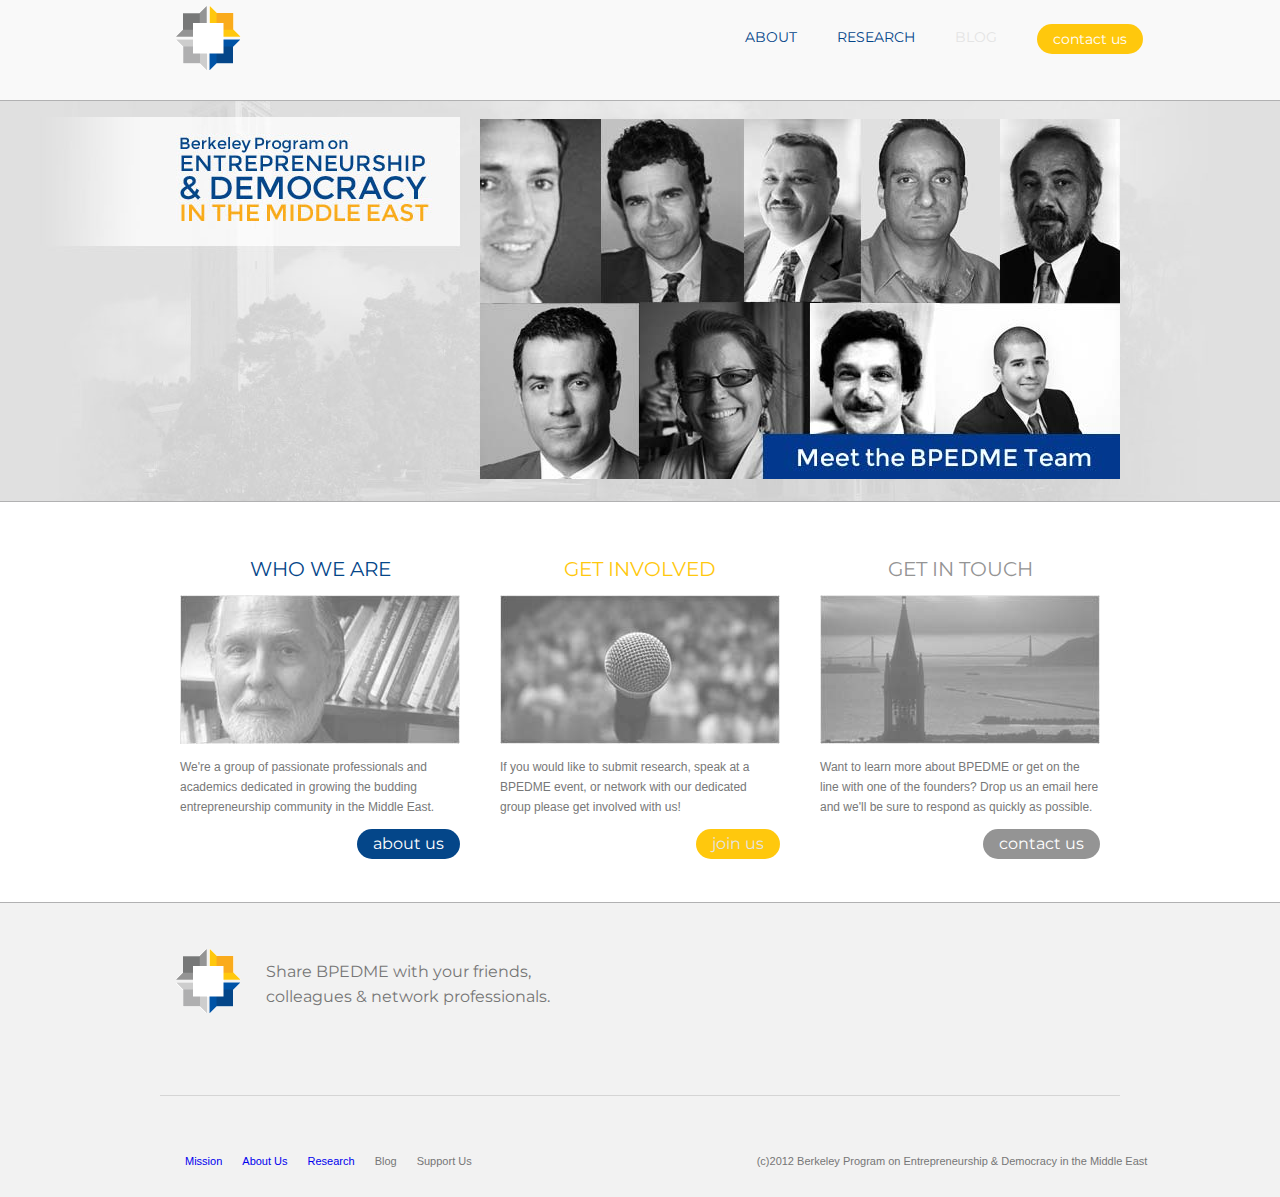
<file: site-build/index.html>
<DOCTYPE html>
<head>
	<meta charset="UTF-8">
	<title>BPEMDE | Home</title>
	<!-- DOING MS JOB FOR THEM -->
	<!--[if lt IE 9]>
	<script src="http://html5shiv.googlecode.com/svn/trunk/html5.js"></script>
	<script src="http://ie7-js.googlecode.com/svn/version/2.1(beta4)/IE9.js"></script>
	<![endif]-->
	<!-- CSS INCLUDE -->
	<link rel="stylesheet" href="style.css">
	<!-- FONT INCLUDE -->
	<link href='http://fonts.googleapis.com/css?family=Montserrat' rel='stylesheet' type='text/css'>
</head>
<body>
<div class="wrapper" style="background-color: #f9f9f9;" >
<div class="container">
	<!-- HEADER START -->
	<header>
		<div id="logomast" class="float-left">
			<a href="http://bped.me"><img src="images/bpe-logo.png" alt="BPEDME LOGO" /></a>
		</div>
		<nav class="header">
			<ul>
				<li><a href="/about">ABOUT</a></li>
				<li><a href="/research">RESEARCH</a></li>
				<li class="not-here">BLOG</li>
				<a href="mailto:mslh83@gmail.com?subject=Hi, tell me more about BPEDME">
					<li class="button b-yellow cta" style="margin-top: -6px">contact us</li>
				</a>
			</ul>
		</nav>
	</header>
	<!-- HEADER END -->
</div>
</div>
<div class="divider"></div>
<div class="wrapper wrapper-force" style="background-color: #e0e0e0;">
<div class="container">
	<!-- MAIN-CONTENT START -->
	<div id="main-content">
		<section id="events">
		</section>
		<section id="carousel">
			<a href="/about"><img src="images/landing_img.jpg" alt="about-us"></a>					
		</section>
	</div>
	<!-- MAIN-CONTENT END -->
</div>
</div>
<div class="divider"></div>
<div class="wrapper force-four" style="background-color: #ffffff;">
<div class="container">
	<!-- SECONDARY-CONTENT START -->
	<div id="secondary-content">
		<section class="buckets">
			<h2 class="blue">WHO WE ARE</h2>
			<div class="buckets-pic">
				<img src="images/bucket_imgs/bckt001.jpg" alt="bucket-images">
			</div>
			<div class="buckets-text">
			<p>We're a group of passionate professionals and academics dedicated in growing the budding entrepreneurship community in the Middle East.</p>
			</div>
			<a href="/about/#founders"><div class="buckets-cta button b-blue cta">about us</div></a>
		</section>
		<section class="buckets">
			<h2 class="yellow">GET INVOLVED</h2>
			<div class="buckets-pic">
				<img src="images/bucket_imgs/bckt002.jpg" alt="bucket-images">
			</div>
			<div class="buckets-text">
			<p>If you would like to submit research, speak at a BPEDME event, or network with our dedicated group please get involved with us!</p>
			</div>
				<div class="buckets-cta button b-yellow cta not-here">join us</div>
		</section>
		<section class="buckets">
			<h2 class="grey">GET IN TOUCH</h2>
			<div class="buckets-pic">
				<img src="images/bucket_imgs/bckt003.jpg" alt="bucket-images">
			</div>
			<div class="buckets-text">
			<p>Want to learn more about BPEDME or get on the line with one of the founders? Drop us an email here and we'll be sure to respond as quickly as possible.</p>
			</div>
			<a href="mailto:mslh83@gmail.com?subject=Hi, tell me more about BPEDME">
				<div class="buckets-cta button b-grey cta">contact us</div>
			</a>
		</section>
	</div>
	<!-- SECONDARY-CONTENT END -->
</div>
</div>
<div class="divider"></div>
<div class="wrapper" style="background-color: #f2f2f2;">
<div class="container">
	<!-- FOOTER START -->
	<div id="share">
		<div id="logomast" class="float-left">
			<img src="images/bpe-logo.png" alt="BPEDME LOGO" />
		</div>
		<div id="share-text" class="float-left">
			<h3>Share BPEDME with your friends, colleagues &amp; network professionals.</h3>
		</div>
		<div id="share-box" class="float-left">
			<span  class='st_email_vcount' displayText='Email'></span>
			<span  class='st_twitter_vcount' displayText='Tweet'></span>
			<span  class='st_facebook_vcount' displayText='Facebook'></span>
			<span  class='st_linkedin_vcount' displayText='LinkedIn'></span>
			<span  class='st_plusone_vcount' ></span>
		</div>
	</div>
	<div id="footer-divider"></div>
	<div id="site-map">
		<nav class="footer">
			<ul>
				<li><a href="/about/#mission">Mission</a></li>
				<li><a href="/about/#founders">About Us</a></li>
				<li><a href="/research">Research</a></li>
				<li class="not-here">Blog</li>
				<li class="not-here">Support Us</li>
				<li id="footer-text">
					(c)2012 Berkeley Program on Entrepreneurship &amp; Democracy in the Middle East
				</li>
			</ul>
		</nav>
	</div>
	<!-- FOOTER END -->
</div>
</div>
</body>
	<!-- JAVASCRIPT INCLUDE -->
	<script src="http://ajax.googleapis.com/ajax/libs/jquery/1.7.1/jquery.min.js"></script>
	<script>
		$(document).ready(function() {
		
		// Function appends + prepends non-breaking spaces to
		// all .button element text so it looks pretty.
			$('.button').each(function(index) {
				var currText = $(this).text();
				$(this).html("&nbsp; &nbsp; " + currText +  " &nbsp; &nbsp;");
			}); 
		});
	</script>
	
	<!-- SHARE BUTTONS JS -->	
	<script type="text/javascript">var switchTo5x=true;</script>
	<script type="text/javascript" src="http://w.sharethis.com/button/buttons.js"></script>
	<script type="text/javascript">
		stLight.options({
			publisher:'2aba839c-79a2-48fa-a9a5-31eb930dcc33',
			serviceBarColor:'#ffc80d',
			shareButtonColor:'#044689',
			footerColor: 'white',
			mainWidgetColor: '#ffc80d'
		});
	</script>
	
	<!-- GOOGLE ANALYTICS -->
	<script type="text/javascript">
	
	  var _gaq = _gaq || [];
	  _gaq.push(['_setAccount', 'UA-9468150-3']);
	  _gaq.push(['_trackPageview']);
	
	  (function() {
	    var ga = document.createElement('script'); ga.type = 'text/javascript'; ga.async = true;
	    ga.src = ('https:' == document.location.protocol ? 'https://ssl' : 'http://www') + '.google-analytics.com/ga.js';
	    var s = document.getElementsByTagName('script')[0]; s.parentNode.insertBefore(ga, s);
	  })();
	
	</script>
</html>
</file>
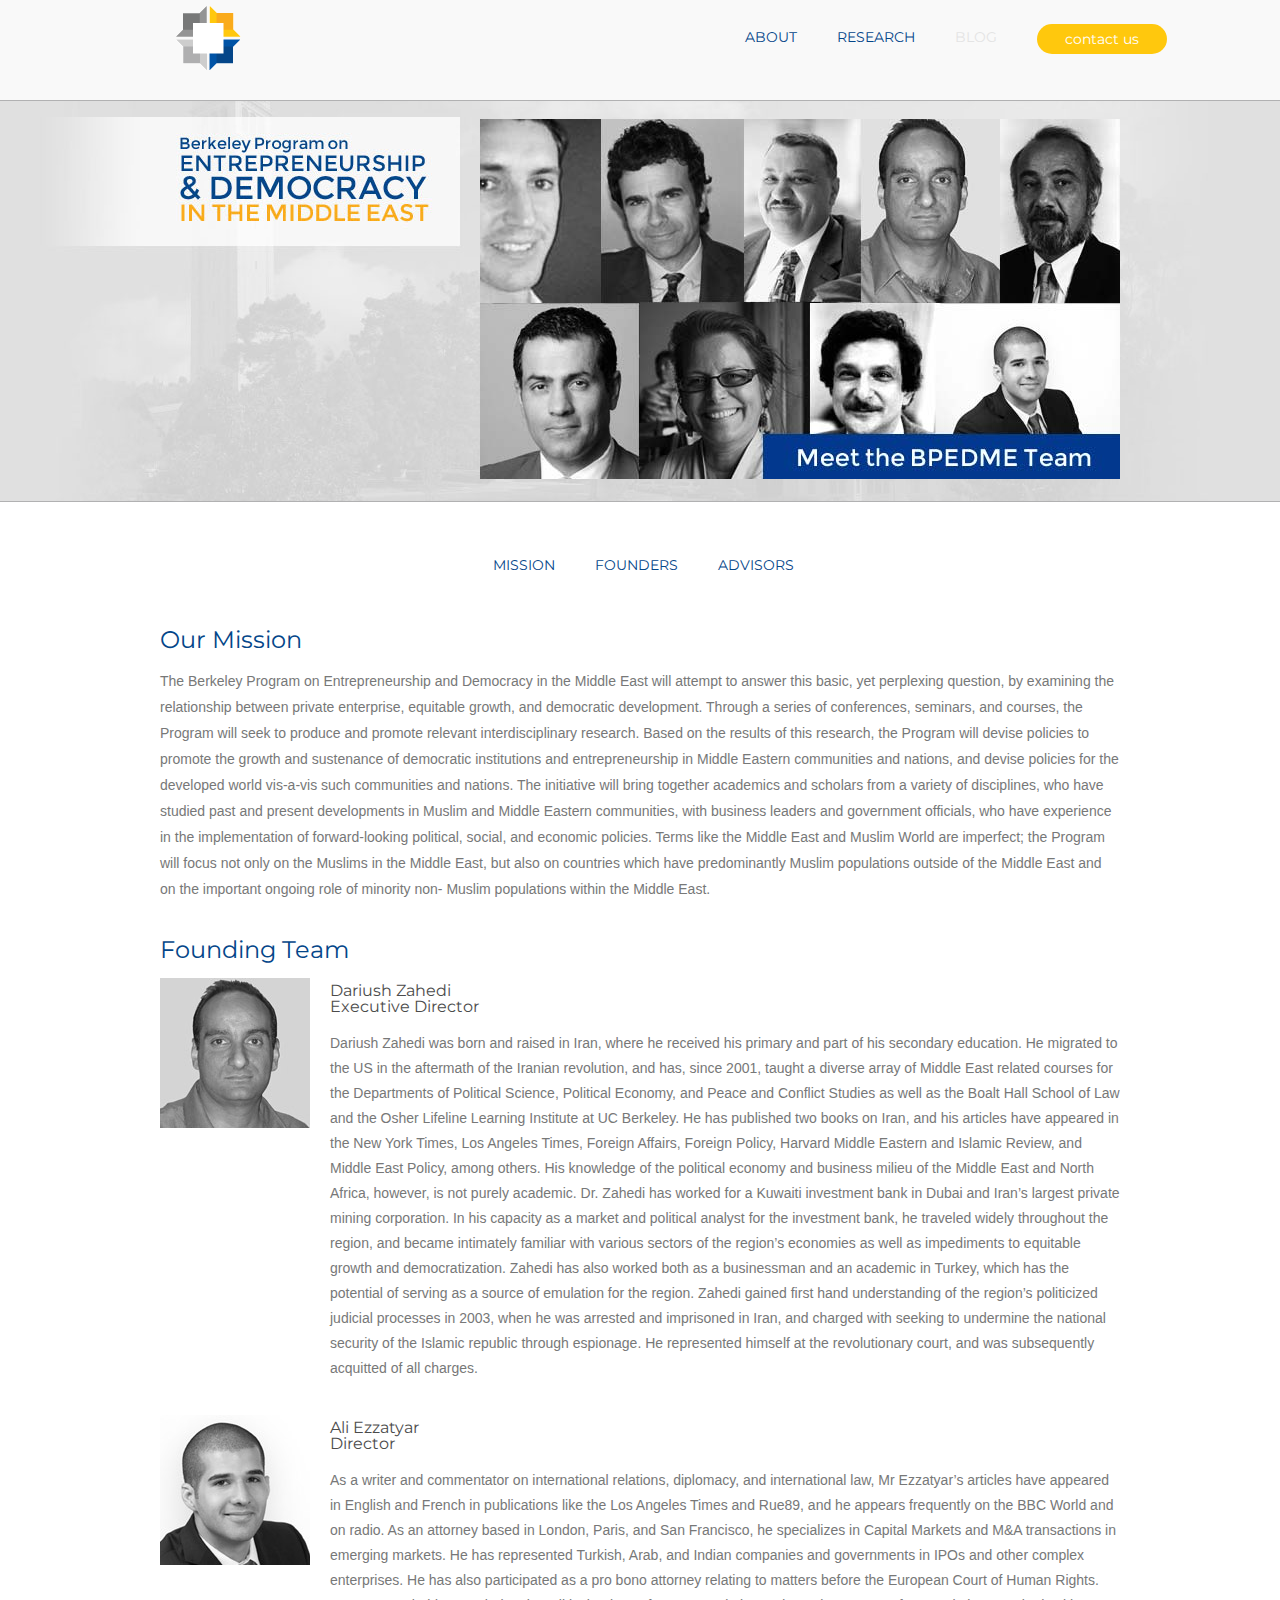
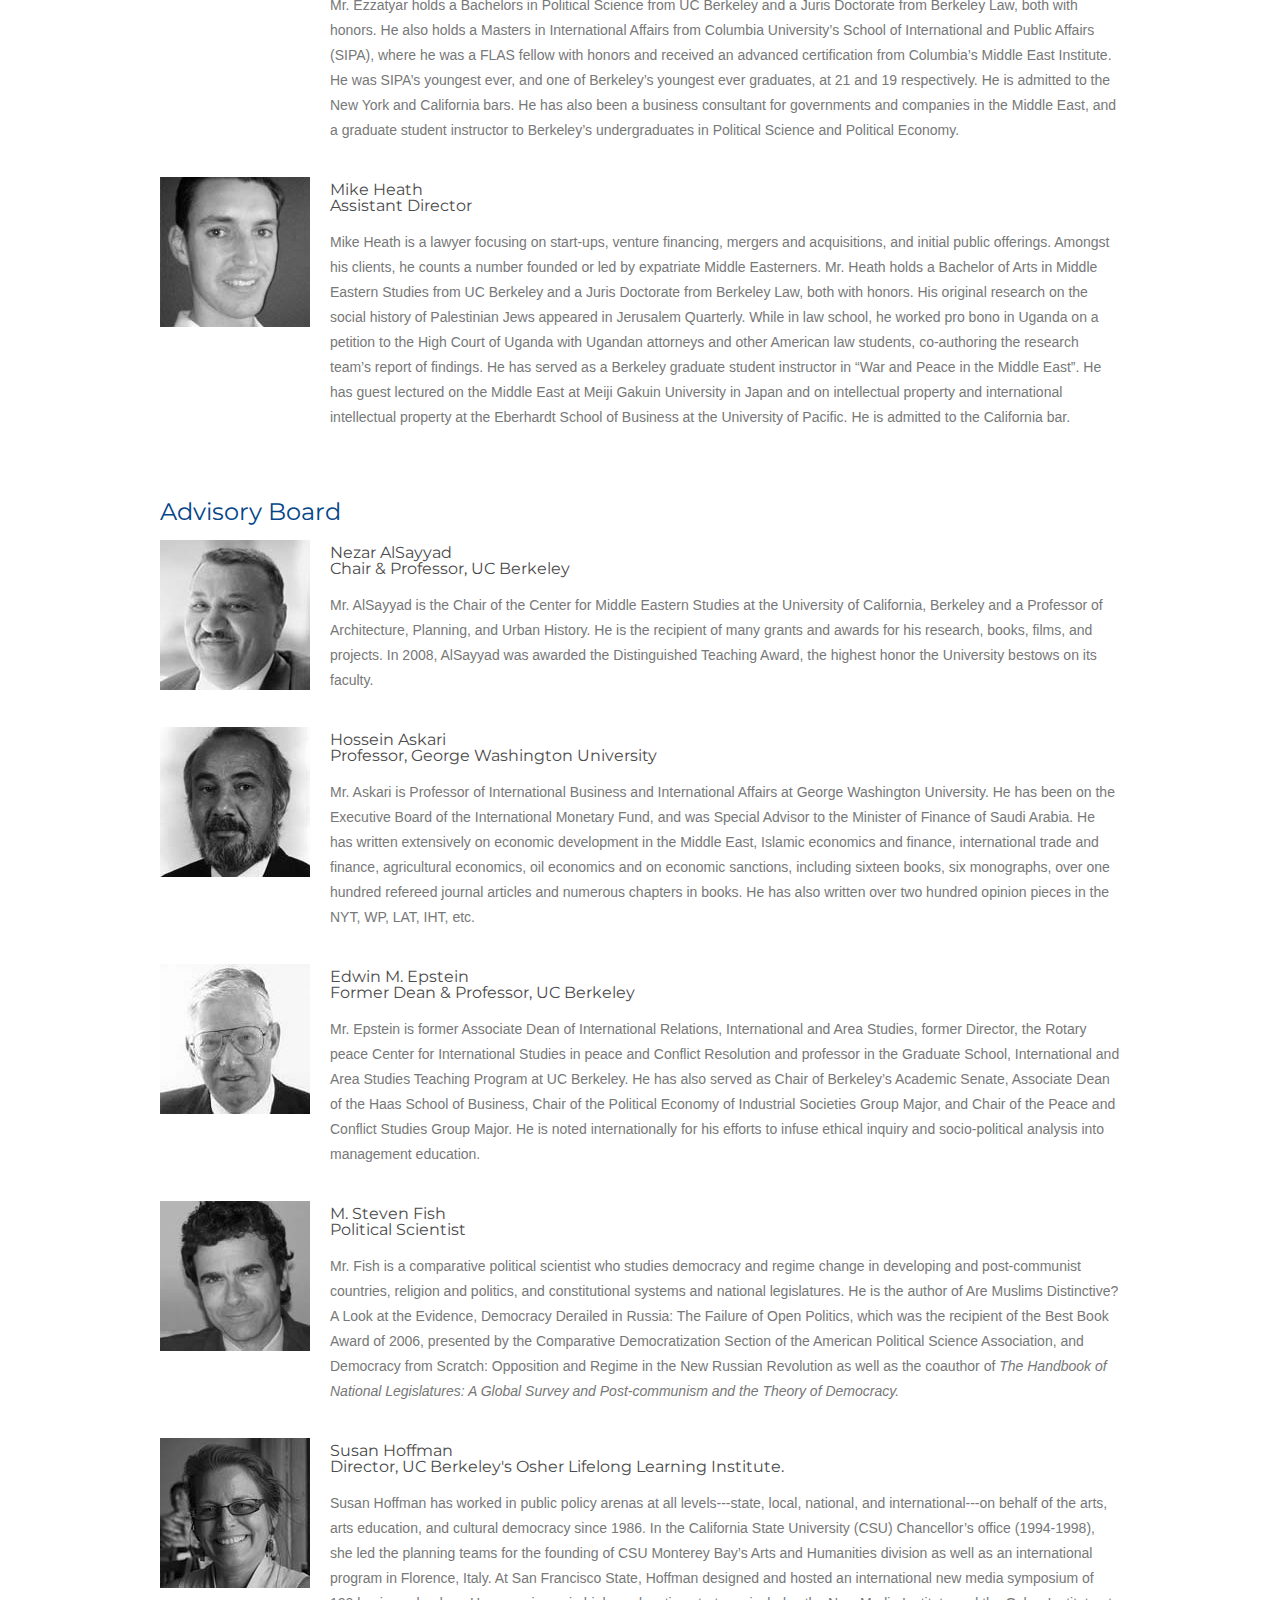
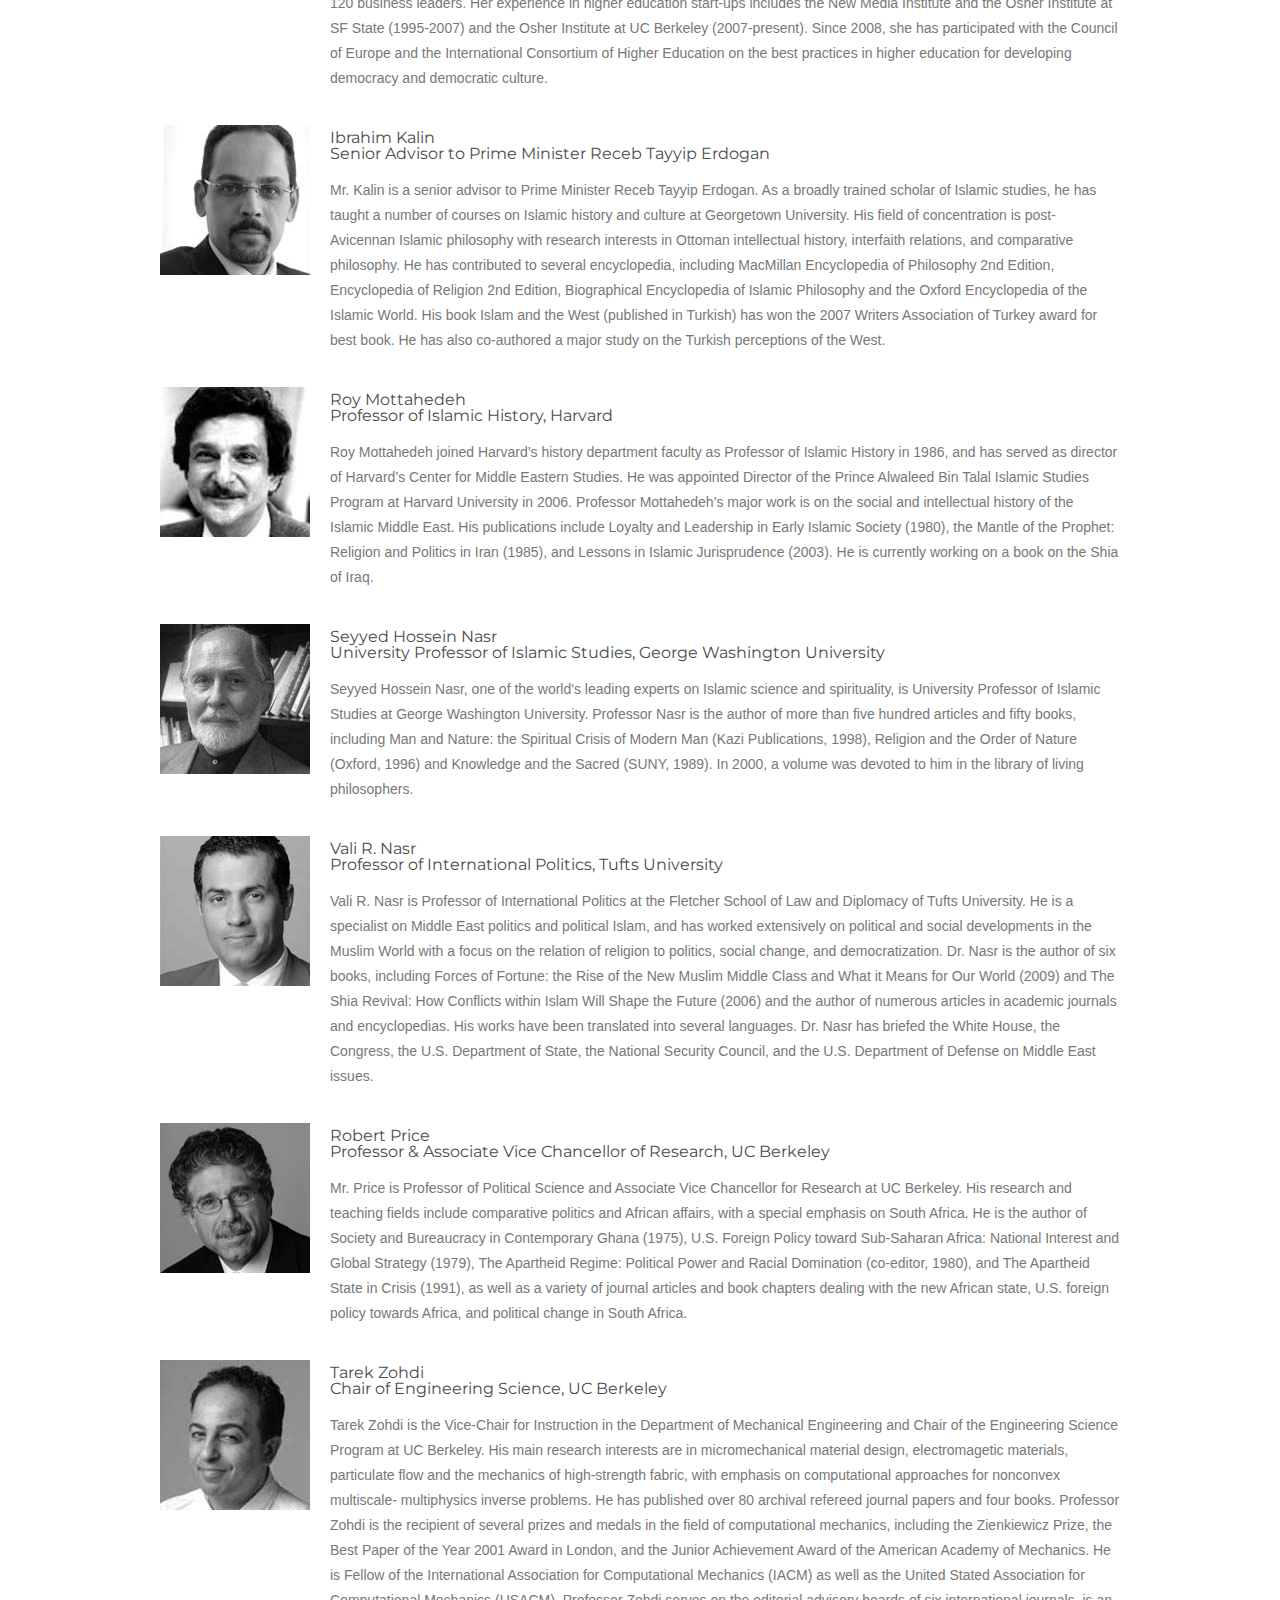
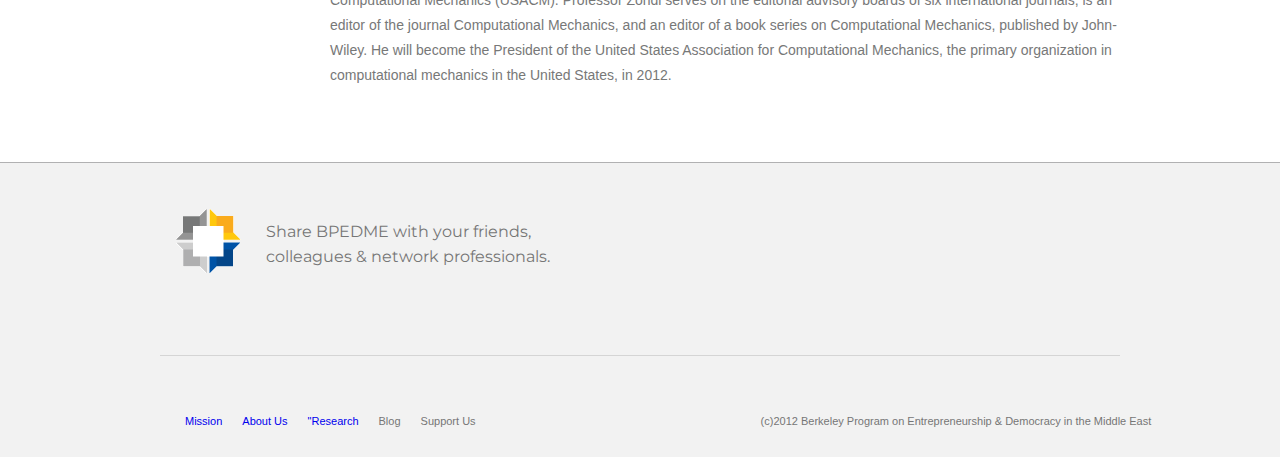
<file: site-build/about/index.html>
<DOCTYPE html>
<head>
	<meta charset="UTF-8">
	<title>BPEMDE | About</title>
	<!-- DOING MS JOB FOR THEM -->
	<!--[if lt IE 9]>
	<script src="http://html5shiv.googlecode.com/svn/trunk/html5.js"></script>
	<script src="http://ie7-js.googlecode.com/svn/version/2.1(beta4)/IE9.js"></script>
	<![endif]-->
	<!-- CSS INCLUDE -->
	<link rel="stylesheet" href="../style.css">
	<!-- FONT INCLUDE -->
	<link href='http://fonts.googleapis.com/css?family=Montserrat' rel='stylesheet' type='text/css'>
</head>
<body>
<div class="wrapper" style="background-color: #f9f9f9;" >
<div class="container">
	<!-- HEADER START -->
	<header>
		<div id="logomast" class="float-left">
			<a href="http://bped.me"><img src="../images/bpe-logo.png" alt="BPEDME LOGO" /></a>
		</div>
		<nav class="header">
			<ul>
				<li><a href="#">ABOUT</a></li>
				<li><a href="/research">RESEARCH</a></li>
				<li class="not-here">BLOG</li>
				<a href="mailto:mslh83@gmail.com?subject=Hi, tell me more about BPEDME">
					<li class="button b-yellow cta" style="margin-top: -6px">&nbsp;&nbsp; contact us &nbsp;&nbsp;</li>
				</a>
			</ul>
		</nav>
	</header>
	<!-- HEADER END -->
</div>
</div>
<div class="divider"></div>
<div class="wrapper wrapper-force" style="background-color: #e0e0e0;">
<div class="container">
	<!-- MAIN-CONTENT START -->
	<div id="main-content">
		<section id="events">
		</section>
		<section id="carousel">
			<img src="../images/landing_img.jpg" alt="about-us">					
		</section>
	</div>
	<!-- MAIN-CONTENT END -->
</div>
</div>
<div class="divider"></div>
<div class="wrapper" style="background-color: #ffffff;">
<div class="container">
	<!-- ABOUT CONTENT START -->
	<div id="about-content">
	<nav class="about">
		<ul>
			<li><a href="#mission"  class="scroll">MISSION</a></li>
			<li><a href="#founders" class="scroll">FOUNDERS</a></li>
			<li><a href="#advisors" class="scroll">ADVISORS</a></li>
		</ul>
	</nav>
	<h1  id="mission" class="about-header">Our Mission</h1>
	<div id="mission-content">
		<p>The Berkeley Program on Entrepreneurship and Democracy in the Middle East will attempt to answer this basic, yet perplexing question, by examining the relationship between private enterprise, equitable growth, and democratic development. Through a series of conferences, seminars, and courses, the Program will seek to produce and promote relevant interdisciplinary research. Based on the results of this research, the Program will devise policies to promote the growth and sustenance of democratic institutions and entrepreneurship in Middle Eastern communities and nations, and devise policies for the developed world vis-a-vis such communities and nations. The initiative will bring together academics and scholars from a variety of disciplines, who have studied past and present developments in Muslim and Middle Eastern communities, with business leaders and government officials, who have experience in the implementation of forward-looking political, social, and economic policies. Terms like the Middle East and Muslim World are imperfect; the Program will focus not only on the Muslims in the Middle East, but also on countries which have predominantly Muslim populations outside of the Middle East and on the important ongoing role of minority non- Muslim populations within the Middle East.</p>
	</div>
	<h1  id="founders" class="about-header">Founding Team</h1>
	<div id="founders-content">
		<div class="person">
			<div class="person-pic">
				<img src="../images/about_imgs/bpedme_about_000.jpg" alt="bpeface">
			</div>
			<div class="person-prof">
				<h3 class="person-name">Dariush Zahedi<br />Executive Director</h3>
				<p class="person-bio">Dariush Zahedi was born and raised in Iran, where he received his primary and part of his secondary education.  He migrated to the US in the aftermath of the Iranian revolution, and has, since 2001, taught a diverse array of Middle East related courses for the Departments of Political Science, Political Economy, and Peace and Conflict Studies as well as the Boalt Hall School of Law and the Osher Lifeline Learning Institute at UC Berkeley.  He has published two books on Iran, and his articles have appeared in the New York Times, Los Angeles Times, Foreign Affairs, Foreign Policy, Harvard Middle Eastern and Islamic Review, and Middle East Policy, among others.  His knowledge of the political economy and business milieu of the Middle East and North Africa, however, is not purely academic.  Dr. Zahedi has worked for a Kuwaiti investment bank in Dubai and Iran’s largest private mining corporation.  In his capacity as a market and political analyst for the investment bank, he traveled widely throughout the region, and became intimately familiar with various sectors of the region’s economies as well as impediments to equitable growth and democratization.  Zahedi has also worked both as a businessman and an academic in Turkey, which has the potential of serving as a source of emulation for the region.  Zahedi gained first hand understanding of the region’s politicized judicial processes in 2003, when he was arrested and imprisoned in Iran, and charged with seeking to undermine the national security of the Islamic republic through espionage.  He represented himself at the revolutionary court, and was subsequently acquitted of all charges.</p>
			</div>
		</div>
		<div class="person">
			<div class="person-pic">
				<img src="../images/about_imgs/bpedme_about_001.jpg" alt="bpeface">			
			</div>
			<div class="person-prof">
				<h3 class="person-name">Ali Ezzatyar<br />Director</h3>
				<p class="person-bio">As a writer and commentator on international relations, diplomacy, and international law, Mr Ezzatyar’s articles have appeared in English and French in publications like the Los Angeles Times and Rue89, and he appears frequently on the BBC World and on radio. As an attorney based in London, Paris, and San Francisco, he specializes in Capital Markets and M&amp;A transactions in emerging markets. He has represented Turkish, Arab, and Indian companies and governments in IPOs and other complex enterprises. He has also participated as a pro bono attorney relating to matters before the European Court of Human Rights. Mr. Ezzatyar holds a Bachelors in Political Science from UC Berkeley and a Juris Doctorate from Berkeley Law, both with honors. He also holds a Masters in International Affairs from Columbia University’s School of International and Public Affairs (SIPA), where he was a FLAS fellow with honors and received an advanced certification from Columbia’s Middle East Institute. He was SIPA’s youngest ever, and one of Berkeley’s youngest ever graduates, at 21 and 19 respectively. He is admitted to the New York and California bars. He has also been a business consultant for governments and companies in the Middle East, and a graduate student instructor to Berkeley’s undergraduates in Political Science and Political Economy.</p>
			</div>
		</div>
		<div class="person">
			<div class="person-pic">
				<img src="../images/about_imgs/bpedme_about_002.jpg" alt="bpeface">
			</div>
			<div class="person-prof">
				<h3 class="person-name">Mike Heath<br />Assistant Director</h3>
				<p class="person-bio">Mike Heath is a lawyer focusing on start-ups, venture financing, mergers and acquisitions, and initial public offerings.  Amongst his clients, he counts a number founded or led by expatriate Middle Easterners.  Mr. Heath holds a Bachelor of Arts in Middle Eastern Studies from UC Berkeley and a Juris Doctorate from Berkeley Law, both with honors.  His original research on the social history of Palestinian Jews appeared in Jerusalem Quarterly.  While in law school, he worked pro bono in Uganda on a petition to the High Court of Uganda with Ugandan attorneys and other American law students, co-authoring the research team’s report of findings.  He has served as a Berkeley graduate student instructor in “War and Peace in the Middle East”.  He has guest lectured on the Middle East at Meiji Gakuin University in Japan and on intellectual property and international intellectual property at the Eberhardt School of Business at the University of Pacific.  He is admitted to the California bar.</p>
			</div>
		</div>
	</div>
	<h1  id="advisors" class="about-header">Advisory Board</h1>
	<div id="advisors-content">
		<div class="person">
			<div class="person-pic">
				<img src="../images/about_imgs/bpedme_about_003.jpg" alt="bpeface">
			</div>
			<div class="person-prof">
				<h3 class="person-name">Nezar AlSayyad<br />Chair &amp; Professor,  UC Berkeley</h3>
				<p class="person-bio">Mr. AlSayyad is the Chair of the Center for Middle Eastern Studies at the University of California, Berkeley and a Professor of Architecture, Planning, and Urban History.  He is the recipient of many grants and awards for his research, books, films, and projects. In 2008, AlSayyad was awarded the Distinguished Teaching Award, the highest honor the University bestows on its faculty.</p>
			</div>
		</div>
		<div class="person">
			<div class="person-pic">
				<img src="../images/about_imgs/bpedme_about_004.jpg" alt="bpeface">
			</div>
			<div class="person-prof">
				<h3 class="person-name">Hossein Askari<br />Professor,  George Washington University</h3>
				<p class="person-bio">Mr. Askari is Professor of International Business and International Affairs at George Washington University.  He has been on the Executive Board of the International Monetary Fund, and was Special Advisor to the Minister of Finance of Saudi Arabia.  He has written extensively on economic development in the Middle East, Islamic economics and finance, international trade and finance, agricultural economics, oil economics and on economic sanctions, including sixteen books, six monographs, over one hundred refereed journal articles and numerous chapters in books.  He has also written over two hundred opinion pieces in the NYT, WP, LAT, IHT, etc.</p>
			</div>
		</div>
		<div class="person">
			<div class="person-pic">
				<img src="../images/about_imgs/bpedme_about_005.jpg" alt="bpeface">
			</div>
			<div class="person-prof">
				<h3 class="person-name">Edwin M. Epstein<br />Former Dean &amp; Professor,  UC Berkeley</h3>
				<p class="person-bio">Mr. Epstein is former Associate Dean of International Relations, International and Area Studies, former Director, the Rotary peace Center for International Studies in peace and Conflict Resolution and professor in the Graduate School, International and Area Studies Teaching Program at UC Berkeley.  He has also served as Chair of Berkeley’s Academic Senate, Associate Dean of the Haas School of Business, Chair of the Political Economy of Industrial Societies Group Major, and Chair of the Peace and Conflict Studies Group Major.  He is noted internationally for his efforts to infuse ethical inquiry and socio-political analysis into management education. </p>
			</div>
		</div>
		<div class="person">
			<div class="person-pic">
				<img src="../images/about_imgs/bpedme_about_006.jpg" alt="bpeface">
			</div>
			<div class="person-prof">
				<h3 class="person-name">M. Steven Fish<br />Political Scientist</h3>
				<p class="person-bio">Mr. Fish is a comparative political scientist who studies democracy and regime change in developing and post-communist countries, religion and politics, and constitutional systems and national legislatures. He is the author of Are Muslims Distinctive? A Look at the Evidence, Democracy Derailed in Russia: The Failure of Open Politics, which was the recipient of the Best Book Award of 2006, presented by the Comparative Democratization Section of the American Political Science Association, and Democracy from Scratch: Opposition and Regime in the New Russian Revolution as well as the coauthor of <span style="font-style: italic">The Handbook of National Legislatures: A Global Survey and Post-communism and the Theory of Democracy.</span></p>
			</div>
		</div>
		<div class="person">
			<div class="person-pic">
				<img src="../images/about_imgs/bpedme_about_007.jpg" alt="bpeface">
			</div>
			<div class="person-prof">
				<h3 class="person-name">Susan Hoffman<br />Director, UC Berkeley's Osher Lifelong Learning Institute.</h3>
				<p class="person-bio">Susan Hoffman has worked in public policy arenas at all levels---state, local, national, and international---on behalf of the arts, arts education, and cultural democracy since 1986.  In the California State University (CSU) Chancellor’s office (1994-1998), she led the planning teams for the founding of CSU Monterey Bay’s Arts and Humanities division as well as an
				international program in Florence, Italy.  At San Francisco State, Hoffman designed and hosted an international new media symposium of 120 business leaders.   Her experience in higher education start-ups includes the New Media Institute and the Osher Institute at SF State
				(1995-2007) and the Osher Institute at UC Berkeley (2007-present).  Since 2008, she has participated with the Council of Europe and the International Consortium of Higher Education on the best practices in higher education for developing democracy and democratic culture.</p>
			</div>
		</div>
		<div class="person">
			<div class="person-pic">
				<img src="../images/about_imgs/bpedme_about_kalim.jpg" alt="bpeface">
			</div>
			<div class="person-prof">
				<h3 class="person-name">Ibrahim Kalin<br />Senior Advisor to Prime Minister Receb Tayyip Erdogan</h3>
				<p class="person-bio">Mr. Kalin is a senior advisor to Prime Minister Receb Tayyip Erdogan. As a broadly trained scholar of Islamic studies, he has taught a number of courses on Islamic history and culture at Georgetown University. His field of concentration is post-Avicennan Islamic philosophy with research interests in Ottoman intellectual history, interfaith relations, and comparative philosophy. He has contributed to several encyclopedia, including MacMillan Encyclopedia of Philosophy 2nd Edition, Encyclopedia of Religion 2nd Edition, Biographical Encyclopedia of Islamic Philosophy and the Oxford Encyclopedia of the Islamic World. His book Islam and the West (published in Turkish) has won the 2007 Writers Association of Turkey award for best book. He has also co-authored a major study on the Turkish perceptions of the West.</p>
			</div>
		</div>
		<div class="person">
			<div class="person-pic">
				<img src="../images/about_imgs/bpedme_about_010.jpg" alt="bpeface">
			</div>
			<div class="person-prof">
				<h3 class="person-name">Roy Mottahedeh<br />Professor of Islamic History,  Harvard</h3>
				<p class="person-bio">Roy Mottahedeh joined Harvard’s history department faculty as Professor of Islamic History in 1986, and has served as director of Harvard’s Center for Middle Eastern Studies.  He was appointed Director of the Prince Alwaleed Bin Talal Islamic Studies Program at Harvard University in 2006.  Professor Mottahedeh’s major work is on the social and intellectual history of the Islamic Middle East.  His publications include Loyalty and Leadership in Early Islamic Society (1980), the Mantle of the Prophet: Religion and Politics in Iran (1985), and Lessons in Islamic Jurisprudence (2003).  He is currently working on a book on the Shia of Iraq.    </p>
			</div>
		</div>
		<div class="person">
			<div class="person-pic">
				<img src="../images/about_imgs/bpedme_about_011.jpg" alt="bpeface">
			</div>
			<div class="person-prof">
				<h3 class="person-name">Seyyed Hossein Nasr<br />University Professor of Islamic Studies,  George Washington University</h3>
				<p class="person-bio">Seyyed Hossein Nasr, one of the world's leading experts on Islamic science and spirituality, is University Professor of Islamic Studies at George Washington University. Professor Nasr is the author of more than five hundred articles and fifty books, including Man and Nature: the Spiritual Crisis of Modern Man (Kazi Publications, 1998), Religion and the Order of Nature (Oxford, 1996) and Knowledge and the Sacred (SUNY, 1989).  In 2000, a volume was devoted to him in the library of living philosophers.  </p>
			</div>
		</div>
		<div class="person">
			<div class="person-pic">
				<img src="../images/about_imgs/bpedme_about_012.jpg" alt="bpeface">
			</div>
			<div class="person-prof">
				<h3 class="person-name">Vali R. Nasr<br />Professor of International Politics,  Tufts University</h3>
				<p class="person-bio">Vali R. Nasr is Professor of International Politics at the Fletcher School of Law and Diplomacy of Tufts University. He is a specialist on Middle East politics and political Islam, and has worked extensively on political and social developments in the Muslim World with a focus on the relation of religion to politics, social change, and democratization.  Dr. Nasr is the author of six books, including Forces of Fortune: the Rise of the New Muslim Middle Class and What it Means for Our World (2009) and The Shia Revival: How Conflicts within Islam Will Shape the Future (2006) and the author of numerous articles in academic journals and encyclopedias. His works have been translated into several languages.  Dr. Nasr has briefed the White House, the Congress, the U.S. Department of State, the National Security Council, and the U.S. Department of Defense on Middle East issues.</p>
			</div>
		</div>
		<div class="person">
			<div class="person-pic">
				<img src="../images/about_imgs/bpedme_about_price.jpg" alt="bpeface">
			</div>
			<div class="person-prof">
				<h3 class="person-name">Robert Price<br />Professor &amp; Associate Vice Chancellor of Research,  UC Berkeley</h3>
				<p class="person-bio">Mr. Price is Professor of Political Science and Associate Vice Chancellor for Research at UC Berkeley. His research and teaching fields include comparative politics and African affairs, with a special emphasis on South Africa. He is the author of Society and Bureaucracy in Contemporary Ghana (1975), U.S. Foreign Policy toward Sub-Saharan Africa: National Interest and Global Strategy (1979), The Apartheid Regime: Political Power and Racial Domination (co-editor, 1980), and The Apartheid State in Crisis (1991), as well as a variety of journal articles and book chapters dealing with the new African state, U.S. foreign policy towards Africa, and political change in South Africa.</p>
			</div>
		</div>
		<div class="person">
			<div class="person-pic">
				<img src="../images/about_imgs/zohdi.jpg" alt="bpeface">
			</div>
			<div class="person-prof">
				<h3 class="person-name">Tarek Zohdi<br />Chair of Engineering Science,  UC Berkeley</h3>
				<p class="person-bio">Tarek Zohdi is the Vice-Chair for Instruction in the Department of Mechanical Engineering and Chair of the Engineering Science Program at UC Berkeley. His main research interests are in micromechanical material design, electromagetic materials, particulate flow and the mechanics of high-strength fabric, with emphasis on computational approaches for nonconvex multiscale- multiphysics inverse problems. He has published over 80 archival refereed journal papers and four books. Professor Zohdi is the recipient of several prizes and medals in the field of computational mechanics, including the Zienkiewicz Prize, the Best Paper of the Year 2001 Award in London, and the Junior Achievement Award of the American Academy of Mechanics. He is Fellow of the International Association for Computational Mechanics (IACM) as well as the United Stated Association for Computational Mechanics (USACM). Professor Zohdi serves on the editorial advisory boards of six international journals, is an editor of the journal Computational Mechanics, and an editor of a book series on Computational Mechanics, published by John-Wiley. He will become the President of the United States Association for Computational Mechanics, the primary organization in computational mechanics in the United States, in 2012.</p>
			</div>
		</div>
	</div>
	</div>
	<!-- ABOUT-CONTENT END -->
</div>
</div>
<div class="divider"></div>
<div class="wrapper" style="background-color: #f2f2f2;">
<div class="container">
	<!-- FOOTER START -->
	<div id="share">
		<div id="logomast" class="float-left">
			<img src="../images/bpe-logo.png" alt="BPEDME LOGO" />
		</div>
		<div id="share-text" class="float-left">
			<h3>Share BPEDME with your friends, colleagues &amp; network professionals.</h3>
		</div>
		<div id="share-box" class="float-left">
			<span  class='st_email_vcount' displayText='Email'></span>
			<span  class='st_twitter_vcount' displayText='Tweet'></span>
			<span  class='st_facebook_vcount' displayText='Facebook'></span>
			<span  class='st_linkedin_vcount' displayText='LinkedIn'></span>
			<span  class='st_plusone_vcount' ></span>
		</div>
	</div>
	<div id="footer-divider"></div>
	<div id="site-map">
		<nav class="footer">
			<ul>
				<li><a href="/about/#mission">Mission</a></li>
				<li><a href="/about/#founders">About Us</a></li>
				<li><a href="/research">"Research</a></li>
				<li class="not-here">Blog</li>
				<li class="not-here">Support Us</li>
				<li id="footer-text">
					(c)2012 Berkeley Program on Entrepreneurship &amp; Democracy in the Middle East
				</li>
			</ul>
		</nav>
	</div>
	<!-- FOOTER END -->
</div>
</div>
</body>
	<!-- JAVASCRIPT INCLUDE -->
	<script src="http://ajax.googleapis.com/ajax/libs/jquery/1.7.1/jquery.min.js"></script>
	<script>
		$(document).ready(function() {
		
		// Function appends + prepends non-breaking spaces to
		// all .button element text so it looks pretty.
			$('.button').each(function(index) {
				var currText = $(this).text();
				$(this).html("&nbsp; &nbsp; " + currText +  " &nbsp; &nbsp;");
			}); 
		});
	</script>
	
	<!-- SHARE BUTTONS JS -->	
	<script type="text/javascript">var switchTo5x=true;</script>
	<script type="text/javascript" src="http://w.sharethis.com/button/buttons.js"></script>
	<script type="text/javascript">
		stLight.options({
			publisher:'2aba839c-79a2-48fa-a9a5-31eb930dcc33',
			serviceBarColor:'#ffc80d',
			shareButtonColor:'#044689',
			footerColor: 'white',
			mainWidgetColor: '#ffc80d'
		});
	</script>
	
	<!-- GOOGLE ANALYTICS -->
	<script type="text/javascript">
	
	  var _gaq = _gaq || [];
	  _gaq.push(['_setAccount', 'UA-9468150-3']);
	  _gaq.push(['_trackPageview']);
	
	  (function() {
	    var ga = document.createElement('script'); ga.type = 'text/javascript'; ga.async = true;
	    ga.src = ('https:' == document.location.protocol ? 'https://ssl' : 'http://www') + '.google-analytics.com/ga.js';
	    var s = document.getElementsByTagName('script')[0]; s.parentNode.insertBefore(ga, s);
	  })();
	
	</script>
</html>
</file>
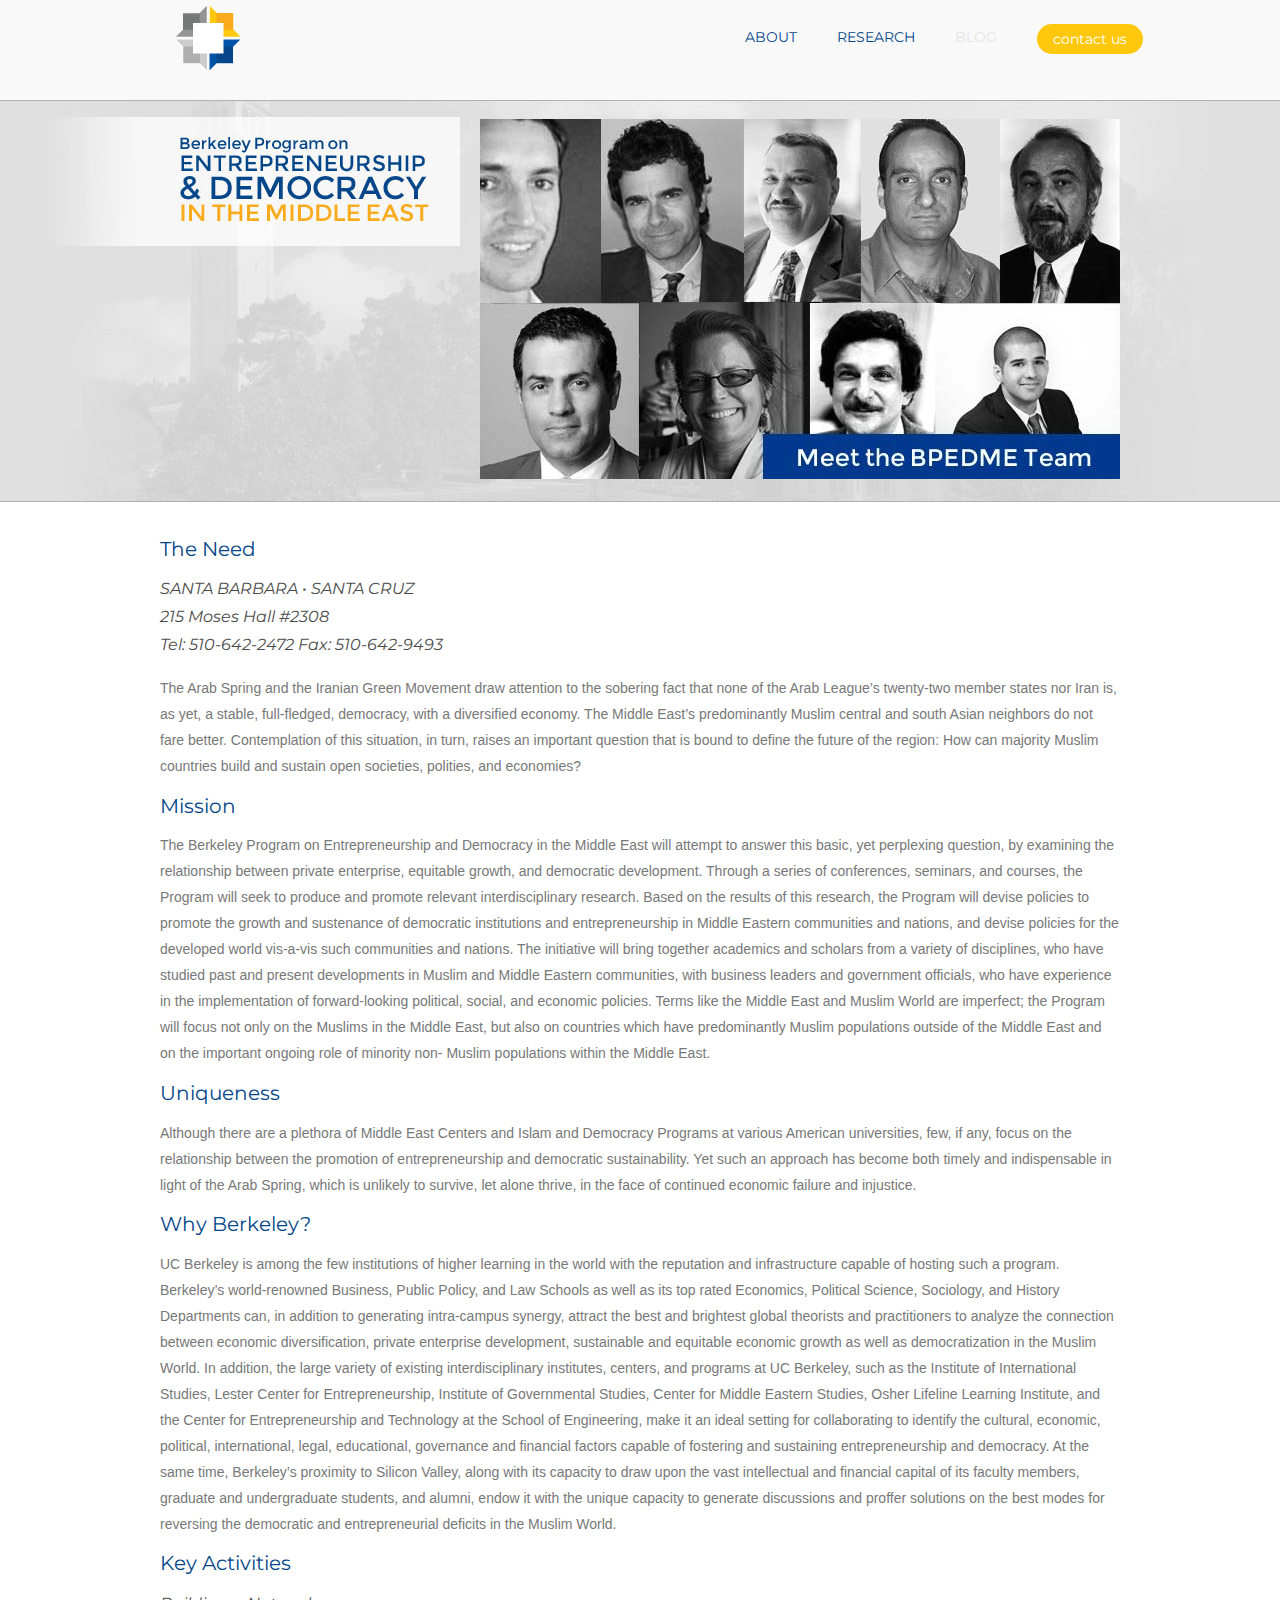
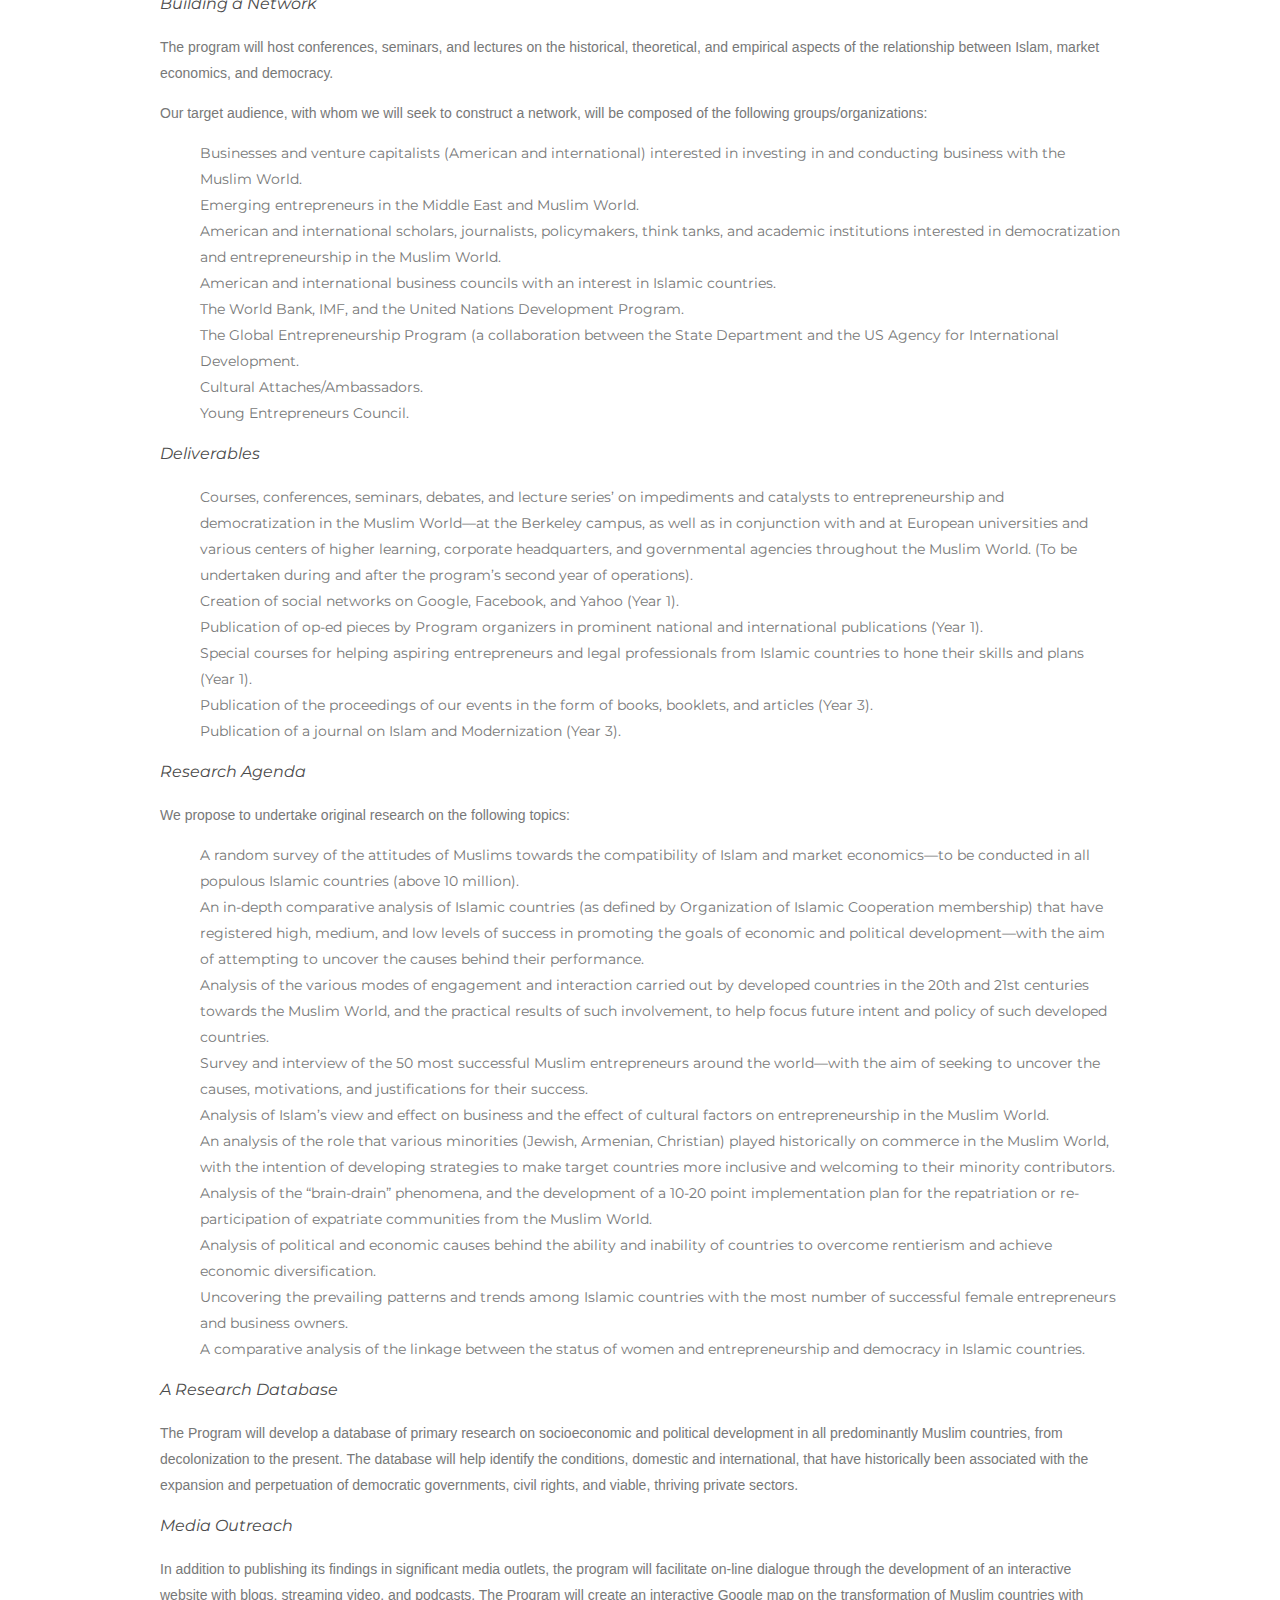
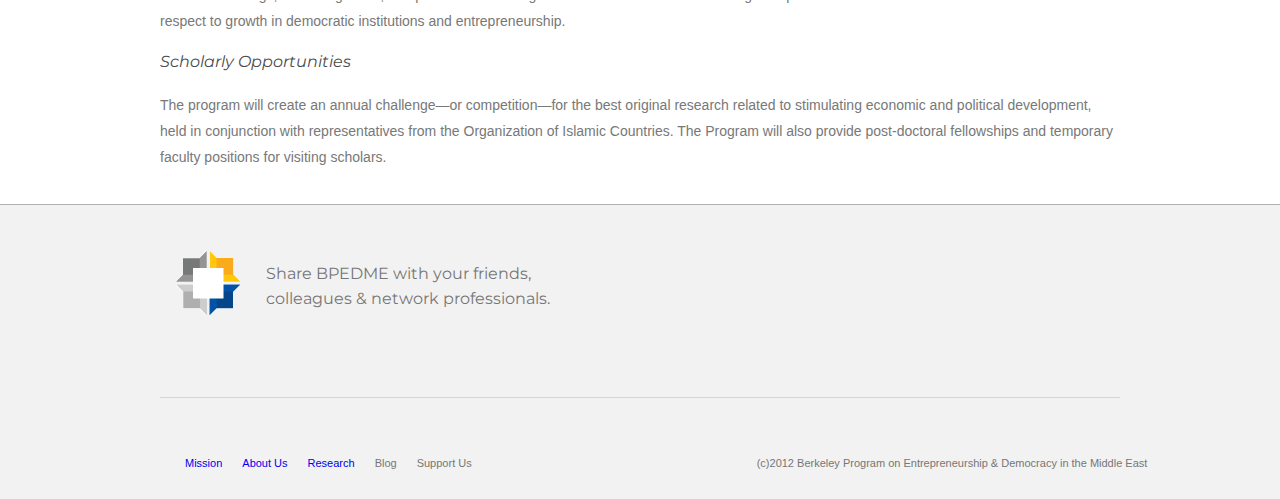
<file: site-build/research/index.html>
<DOCTYPE html>
<head>
	<meta charset="UTF-8">
	<title>BPEMDE | Research</title>
	<!-- DOING MS JOB FOR THEM -->
	<!--[if lt IE 9]>
	<script src="http://html5shiv.googlecode.com/svn/trunk/html5.js"></script>
	<script src="http://ie7-js.googlecode.com/svn/version/2.1(beta4)/IE9.js"></script>
	<![endif]-->
	<!-- CSS INCLUDE -->
	<link rel="stylesheet" href="../style.css">
	<!-- FONT INCLUDE -->
	<link href='http://fonts.googleapis.com/css?family=Montserrat' rel='stylesheet' type='text/css'>
</head>
<body>
<div class="wrapper" style="background-color: #f9f9f9;" >
<div class="container">
	<!-- HEADER START -->
	<header>
		<div id="logomast" class="float-left">
			<a href="http://bped.me"><img src="../images/bpe-logo.png" alt="BPEDME LOGO" /></a>
		</div>
		<nav class="header">
			<ul>
				<li><a href="/about">ABOUT</a></li>
				<li><a href="#">RESEARCH</a></li>
				<li class="not-here">BLOG</li>
				<a href="mailto:mslh83@gmail.com?subject=Hi, tell me more about BPEDME">
					<li class="button b-yellow cta" style="margin-top: -6px">contact us</li>
				</a>
			</ul>
		</nav>
	</header>
	<!-- HEADER END -->
</div>
</div>
<div class="divider"></div>
<div class="wrapper wrapper-force" style="background-color: #e0e0e0;">
<div class="container">
	<!-- MAIN-CONTENT START -->
	<div id="main-content">
		<section id="events">
		</section>
		<section id="carousel">
			<a href="/about"><img src="../images/landing_img.jpg" alt="about-us"></a>					
		</section>
	</div>
	<!-- MAIN-CONTENT END -->
</div>
</div>
<div class="divider"></div>
<div class="wrapper" style="background-color: #ffffff;">
<div class="container">
	<!-- SECONDARY-CONTENT START -->
	<div id="research-content">
	<h2>The Need</h2>
	<h3>SANTA BARBARA • SANTA CRUZ<br />
	215 Moses Hall #2308<br />
	Tel: 510-642-2472 Fax: 510-642-9493<br /></h3>
	<p>The Arab Spring and the Iranian Green Movement draw attention to the sobering fact that none of the Arab League’s twenty-two member states nor Iran is, as yet, a stable, full-fledged, democracy, with a diversified economy. The Middle East’s predominantly Muslim central and south Asian neighbors do not fare better. Contemplation of this situation, in turn, raises an important question that is bound to define the future of the region: How can majority Muslim countries build and sustain open societies, polities, and economies?</p>
	<h2>Mission</h2>
	<p>The Berkeley Program on Entrepreneurship and Democracy in the Middle East will attempt to answer this basic, yet perplexing question, by examining the relationship between private enterprise, equitable growth, and democratic development. Through a series of conferences, seminars, and courses, the Program will seek to produce and promote relevant interdisciplinary research. Based on the results of this research, the Program will devise policies to promote the growth and sustenance of democratic institutions and entrepreneurship in Middle Eastern communities and nations, and devise policies for the developed world vis-a-vis such communities and nations. The initiative will bring together academics and scholars from a variety of disciplines, who have studied past and present developments in Muslim and Middle Eastern communities, with business leaders and government officials, who have experience in the implementation of forward-looking political, social, and economic policies. Terms like the Middle East and Muslim World are imperfect; the Program will focus not only on the Muslims in the Middle East, but also on countries which have predominantly Muslim populations outside of the Middle East and on the important ongoing role of minority non- Muslim populations within the Middle East.</p>
	<h2>Uniqueness</h2>
	<p>Although there are a plethora of Middle East Centers and Islam and Democracy Programs at various American universities, few, if any, focus on the relationship between the promotion of entrepreneurship and democratic sustainability. Yet such an approach has become both timely and indispensable in light of the Arab Spring, which is unlikely to survive, let alone thrive, in the face of continued economic failure and injustice.</p>
	<h2>Why Berkeley?</h2>
	<p>UC Berkeley is among the few institutions of higher learning in the world with the reputation and infrastructure capable of hosting such a program. Berkeley’s world-renowned Business, Public Policy, and Law Schools as well as its top rated Economics, Political Science, Sociology, and History Departments can, in addition to generating intra-campus synergy, attract the best and brightest global theorists and practitioners to analyze the connection between economic diversification, private enterprise development, sustainable and equitable economic growth as well as democratization in the Muslim World. In addition, the large variety of existing interdisciplinary institutes, centers, and programs at UC Berkeley, such as the Institute of International Studies, Lester Center for Entrepreneurship, Institute of Governmental Studies, Center for Middle Eastern Studies, Osher Lifeline Learning Institute, and the Center for Entrepreneurship and Technology at the School of Engineering, make it an ideal setting for collaborating to identify the cultural, economic, political, international, legal, educational, governance and financial factors capable of fostering and sustaining entrepreneurship and democracy. At the same time, Berkeley’s proximity to Silicon Valley, along with its capacity to draw upon the vast intellectual and financial capital of its faculty members, graduate and undergraduate students, and alumni, endow it with the unique capacity to generate discussions and proffer solutions on the best modes for reversing the democratic and entrepreneurial deficits in the Muslim World.</p>
	<h2>Key Activities</h2>
	<h3>Building a Network</h3>
	<p>The program will host conferences, seminars, and lectures on the historical, theoretical, and empirical aspects of the relationship between Islam, market economics, and democracy.</p>
	<p>Our target audience, with whom we will seek to construct a network, will be composed of the following groups/organizations:</p>
	<ul>
		<li>Businesses and venture capitalists (American and international) interested in investing in and conducting business with the Muslim World.</li>
		<li>Emerging entrepreneurs in the Middle East and Muslim World.</li>
		<li>American and international scholars, journalists, policymakers, think tanks, and academic institutions interested in democratization and entrepreneurship in the Muslim World.</li>
		<li>American and international business councils with an interest in Islamic countries.</li>
		<li>The World Bank, IMF, and the United Nations Development Program.</li>
		<li>The Global Entrepreneurship Program (a collaboration between the State Department and the US Agency for International Development.</li>
		<li>Cultural Attaches/Ambassadors.</li>
		<li>Young Entrepreneurs Council.</li>
	</ul>
	<h3>Deliverables</h3>
	<ul>
		<li>Courses, conferences, seminars, debates, and lecture series’ on impediments and catalysts to entrepreneurship and democratization in the Muslim World—at the Berkeley campus, as well as in conjunction with and at European universities and various centers of higher learning, corporate headquarters, and governmental agencies throughout the Muslim World. (To be undertaken during and after the program’s second year of operations).</li>
		<li>Creation of social networks on Google, Facebook, and Yahoo (Year 1).</li>
		<li>Publication of op-ed pieces by Program organizers in prominent national and international publications (Year 1).</li>
		<li>Special courses for helping aspiring entrepreneurs and legal professionals from Islamic countries to hone their skills and plans (Year 1).</li>
		<li>Publication of the proceedings of our events in the form of books, booklets, and articles (Year 3).</li>
		<li>Publication of a journal on Islam and Modernization (Year 3).</li>
	</ul>
	<h3>Research Agenda</h3>
	<p>We propose to undertake original research on the following topics:</p>
	<ol>
		<li>A random survey of the attitudes of Muslims towards the compatibility of Islam and market economics—to be conducted in all populous Islamic countries (above 10 million).</li>
		<li>An in-depth comparative analysis of Islamic countries (as defined by Organization of Islamic Cooperation membership) that have registered high, medium, and low levels of success in promoting the goals of economic and political development—with the aim of attempting to uncover the causes behind their performance.</li>
		<li>Analysis of the various modes of engagement and interaction carried out by developed countries in the 20th and 21st centuries towards the Muslim World, and the practical results of such involvement, to help focus future intent and policy of such developed countries.</li>
		<li>Survey and interview of the 50 most successful Muslim entrepreneurs around the world—with the aim of seeking to uncover the causes, motivations, and justifications for their success.</li>
		<li>Analysis of Islam’s view and effect on business and the effect of cultural factors on entrepreneurship in the Muslim World.</li>
		<li>An analysis of the role that various minorities (Jewish, Armenian, Christian) played historically on commerce in the Muslim World, with the intention of developing strategies to make target countries more inclusive and welcoming to their minority contributors.</li>
		<li>Analysis of the “brain-drain” phenomena, and the development of a 10-20 point implementation plan for the repatriation or re-participation of expatriate communities from the Muslim World.</li>
		<li>Analysis of political and economic causes behind the ability and inability of countries to overcome rentierism and achieve economic diversification.</li>
		<li>Uncovering the prevailing patterns and trends among Islamic countries with the most number of successful female entrepreneurs and business owners.</li>
		<li>A comparative analysis of the linkage between the status of women and entrepreneurship and democracy in Islamic countries.</li>
	</ol>
	<h3>A Research Database</h3>
	<p>The Program will develop a database of primary research on socioeconomic and political development in all predominantly Muslim countries, from decolonization to the present. The database will help identify the conditions, domestic and international, that have historically been associated with the expansion and perpetuation of democratic governments, civil rights, and viable, thriving private sectors.</p>
	<h3>Media Outreach</h3>
	<p>In addition to publishing its findings in significant media outlets, the program will facilitate on-line dialogue through the development of an interactive website with blogs, streaming video, and podcasts. The Program will create an interactive Google map on the transformation of Muslim countries with respect to growth in democratic institutions and entrepreneurship.</p>
	<h3>Scholarly Opportunities</h3>
	<p>The program will create an annual challenge—or competition—for the best original research related to stimulating economic and political development, held in conjunction with representatives from the Organization of Islamic Countries. The Program will also provide post-doctoral fellowships and temporary faculty positions for visiting scholars.</p>
	</div>
	<!-- SECONDARY-CONTENT END -->
</div>
</div>
<div class="divider"></div>
<div class="wrapper" style="background-color: #f2f2f2;">
<div class="container">
	<!-- FOOTER START -->
	<div id="share">
		<div id="logomast" class="float-left">
			<img src="../images/bpe-logo.png" alt="BPEDME LOGO" />
		</div>
		<div id="share-text" class="float-left">
			<h3>Share BPEDME with your friends, colleagues &amp; network professionals.</h3>
		</div>
		<div id="share-box" class="float-left">
			<span  class='st_email_vcount' displayText='Email'></span>
			<span  class='st_twitter_vcount' displayText='Tweet'></span>
			<span  class='st_facebook_vcount' displayText='Facebook'></span>
			<span  class='st_linkedin_vcount' displayText='LinkedIn'></span>
			<span  class='st_plusone_vcount' ></span>
		</div>
	</div>
	<div id="footer-divider"></div>
	<div id="site-map">
		<nav class="footer">
			<ul>
				<li><a href="/about/#mission">Mission</a></li>
				<li><a href="/about/#founders">About Us</a></li>
				<li><a href="#">Research</a></li>
				<li class="not-here">Blog</li>
				<li class="not-here">Support Us</li>
				<li id="footer-text">
					(c)2012 Berkeley Program on Entrepreneurship &amp; Democracy in the Middle East
				</li>
			</ul>
		</nav>
	</div>
	<!-- FOOTER END -->
</div>
</div>
</body>
	<!-- JAVASCRIPT INCLUDE -->
	<script src="http://ajax.googleapis.com/ajax/libs/jquery/1.7.1/jquery.min.js"></script>
	<script>
		$(document).ready(function() {
		
		// Function appends + prepends non-breaking spaces to
		// all .button element text so it looks pretty.
			$('.button').each(function(index) {
				var currText = $(this).text();
				$(this).html("&nbsp; &nbsp; " + currText +  " &nbsp; &nbsp;");
			}); 
		});
	</script>
	
	<!-- SHARE BUTTONS JS -->	
	<script type="text/javascript">var switchTo5x=true;</script>
	<script type="text/javascript" src="http://w.sharethis.com/button/buttons.js"></script>
	<script type="text/javascript">
		stLight.options({
			publisher:'2aba839c-79a2-48fa-a9a5-31eb930dcc33',
			serviceBarColor:'#ffc80d',
			shareButtonColor:'#044689',
			footerColor: 'white',
			mainWidgetColor: '#ffc80d'
		});
	</script>
	
	<!-- GOOGLE ANALYTICS -->
	<script type="text/javascript">
	
	  var _gaq = _gaq || [];
	  _gaq.push(['_setAccount', 'UA-9468150-3']);
	  _gaq.push(['_trackPageview']);
	
	  (function() {
	    var ga = document.createElement('script'); ga.type = 'text/javascript'; ga.async = true;
	    ga.src = ('https:' == document.location.protocol ? 'https://ssl' : 'http://www') + '.google-analytics.com/ga.js';
	    var s = document.getElementsByTagName('script')[0]; s.parentNode.insertBefore(ga, s);
	  })();
	
	</script>
</html>
</file>
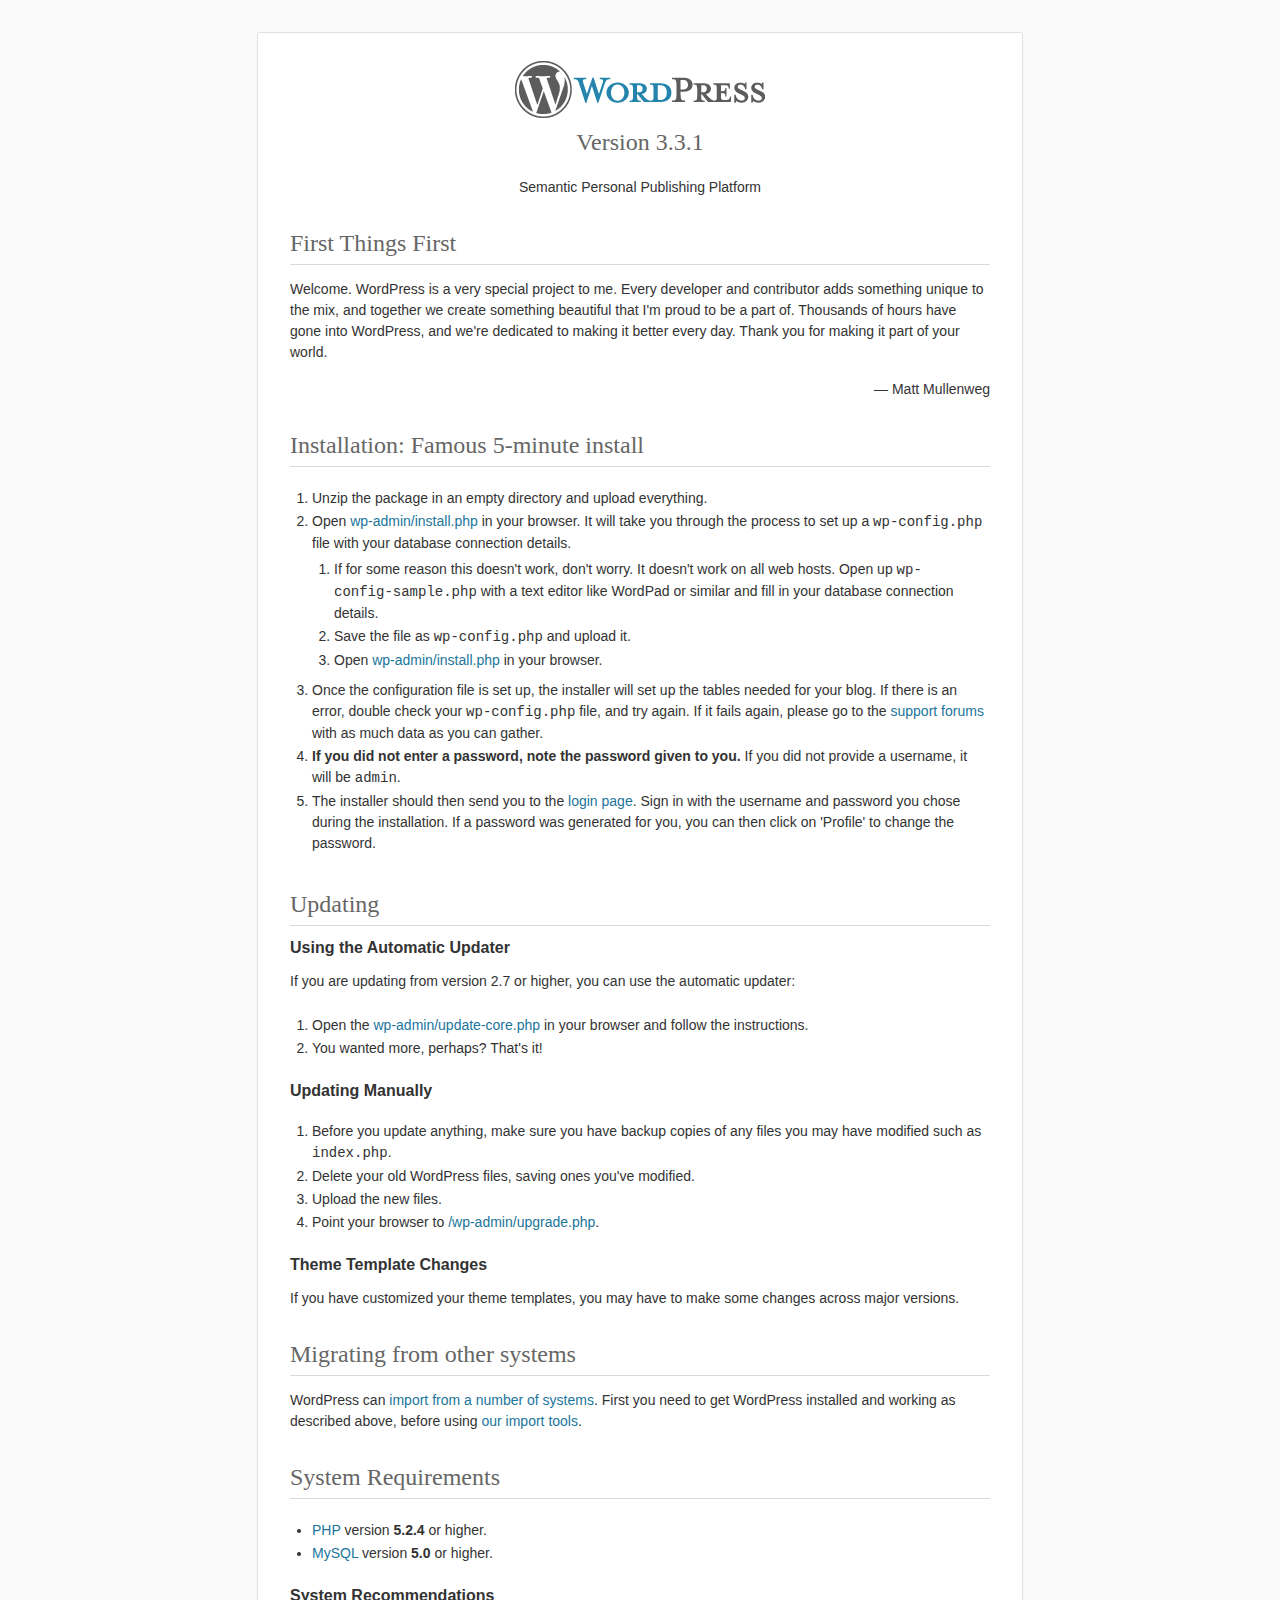
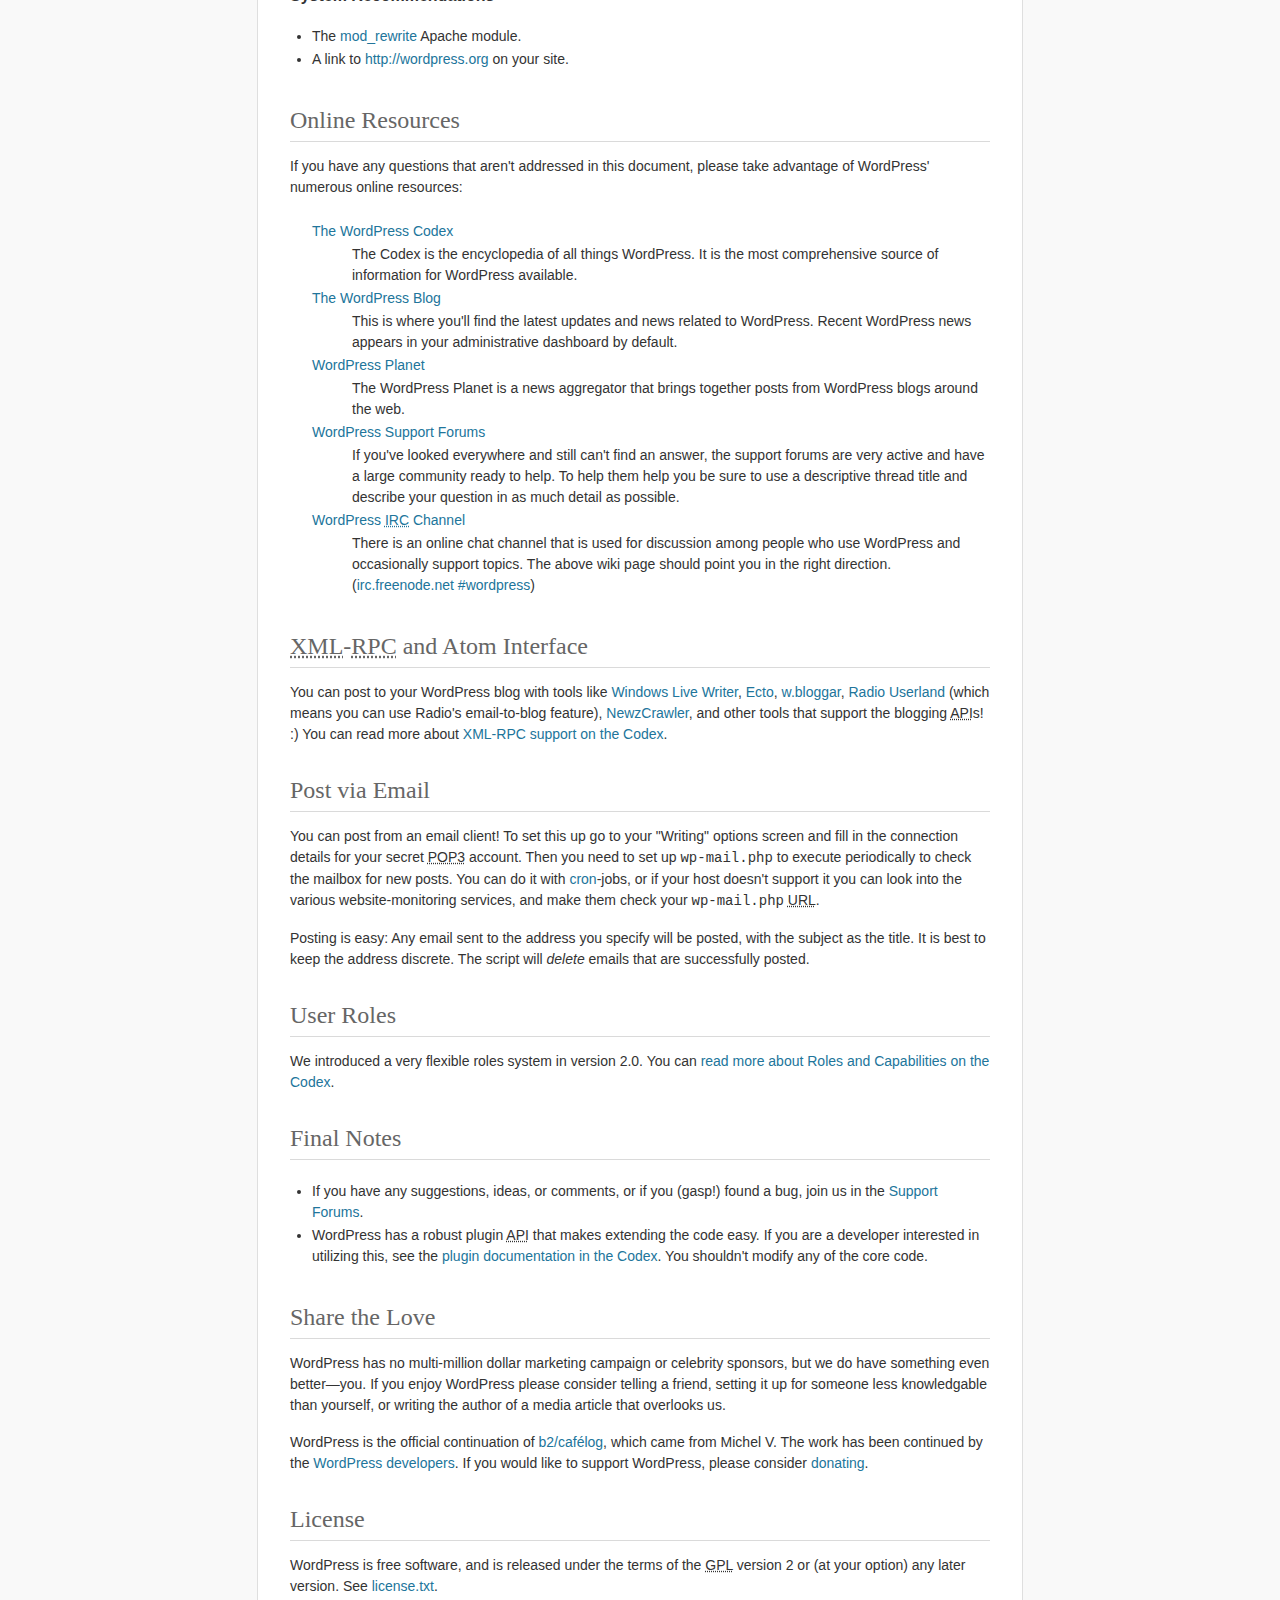
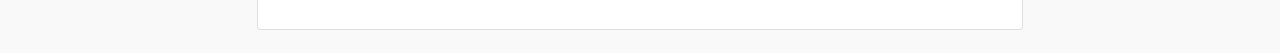
<file: readme.html>
<!DOCTYPE html PUBLIC "-//W3C//DTD XHTML 1.0 Strict//EN" "http://www.w3.org/TR/xhtml1/DTD/xhtml1-strict.dtd">
<html xmlns="http://www.w3.org/1999/xhtml">
<head>
	<meta http-equiv="Content-Type" content="text/html; charset=utf-8" />
	<title>WordPress &#8250; ReadMe</title>
	<link rel="stylesheet" href="wp-admin/css/install.css?ver=20100228" type="text/css" />
</head>
<body>
<h1 id="logo">
	<a href="http://wordpress.org/"><img alt="WordPress" src="wp-admin/images/wordpress-logo.png" width="250" height="68" /></a>
	<br /> Version 3.3.1
</h1>
<p style="text-align: center">Semantic Personal Publishing Platform</p>

<h1>First Things First</h1>
<p>Welcome. WordPress is a very special project to me. Every developer and contributor adds something unique to the mix, and together we create something beautiful that I'm proud to be a part of. Thousands of hours have gone into WordPress, and we're dedicated to making it better every day. Thank you for making it part of your world.</p>
<p style="text-align: right">&#8212; Matt Mullenweg</p>

<h1>Installation: Famous 5-minute install</h1>
<ol>
	<li>Unzip the package in an empty directory and upload everything.</li>
	<li>Open <span class="file"><a href="wp-admin/install.php">wp-admin/install.php</a></span> in your browser. It will take you through the process to set up a <code>wp-config.php</code> file with your database connection details.
		<ol>
			<li>If for some reason this doesn't work, don't worry. It doesn't work on all web hosts. Open up <code>wp-config-sample.php</code> with a text editor like WordPad or similar and fill in your database connection details.</li>
			<li>Save the file as <code>wp-config.php</code> and upload it.</li>
			<li>Open <span class="file"><a href="wp-admin/install.php">wp-admin/install.php</a></span> in your browser.</li>
		</ol>
	</li>
	<li>Once the configuration file is set up, the installer will set up the tables needed for your blog. If there is an error, double check your <code>wp-config.php</code> file, and try again. If it fails again, please go to the <a href="http://wordpress.org/support/" title="WordPress support">support forums</a> with as much data as you can gather.</li>
	<li><strong>If you did not enter a password, note the password given to you.</strong> If you did not provide a username, it will be <code>admin</code>.</li>
	<li>The installer should then send you to the <a href="wp-login.php">login page</a>. Sign in with the username and password you chose during the installation. If a password was generated for you, you can then click on 'Profile' to change the password.</li>
</ol>

<h1>Updating</h1>
<h2>Using the Automatic Updater</h2>
<p>If you are updating from version 2.7 or higher, you can use the automatic updater:</p>
<ol>
	<li>Open the <span class="file"><a href="wp-admin/update-core.php">wp-admin/update-core.php</a></span> in your browser and follow the instructions.</li>
	<li>You wanted more, perhaps? That's it!</li>
</ol>

<h2>Updating Manually</h2>
<ol>
	<li>Before you update anything, make sure you have backup copies of any files you may have modified such as <code>index.php</code>.</li>
	<li>Delete your old WordPress files, saving ones you've modified.</li>
	<li>Upload the new files.</li>
	<li>Point your browser to <span class="file"><a href="wp-admin/upgrade.php">/wp-admin/upgrade.php</a>.</span></li>
</ol>

<h2>Theme Template Changes</h2>
<p>If you have customized your theme templates, you may have to make some changes across major versions.</p>

<h1>Migrating from other systems</h1>
<p>WordPress can <a href="http://codex.wordpress.org/Importing_Content">import from a number of systems</a>. First you need to get WordPress installed and working as described above, before using <a href="wp-admin/import.php" title="Import to WordPress">our import tools</a>.</p>

<h1>System Requirements</h1>
<ul>
	<li><a href="http://php.net/">PHP</a> version <strong>5.2.4</strong> or higher.</li>
	<li><a href="http://www.mysql.com/">MySQL</a> version <strong>5.0</strong> or higher.</li>
</ul>

<h2>System Recommendations</h2>
<ul>
	<li>The <a href="http://httpd.apache.org/docs/2.2/mod/mod_rewrite.html">mod_rewrite</a> Apache module.</li>
	<li>A link to <a href="http://wordpress.org/">http://wordpress.org</a> on your site.</li>
</ul>

<h1>Online Resources</h1>
<p>If you have any questions that aren't addressed in this document, please take advantage of WordPress' numerous online resources:</p>
<dl>
	<dt><a href="http://codex.wordpress.org/">The WordPress Codex</a></dt>
		<dd>The Codex is the encyclopedia of all things WordPress. It is the most comprehensive source of information for WordPress available.</dd>
	<dt><a href="http://wordpress.org/news/">The WordPress Blog</a></dt>
		<dd>This is where you'll find the latest updates and news related to WordPress. Recent WordPress news appears in your administrative dashboard by default.</dd>
	<dt><a href="http://planet.wordpress.org/">WordPress Planet</a></dt>
		<dd>The WordPress Planet is a news aggregator that brings together posts from WordPress blogs around the web.</dd>
	<dt><a href="http://wordpress.org/support/">WordPress Support Forums</a></dt>
		<dd>If you've looked everywhere and still can't find an answer, the support forums are very active and have a large community ready to help. To help them help you be sure to use a descriptive thread title and describe your question in as much detail as possible.</dd>
	<dt><a href="http://codex.wordpress.org/IRC">WordPress <abbr title="Internet Relay Chat">IRC</abbr> Channel</a></dt>
		<dd>There is an online chat channel that is used for discussion among people who use WordPress and occasionally support topics. The above wiki page should point you in the right direction. (<a href="irc://irc.freenode.net/wordpress">irc.freenode.net #wordpress</a>)</dd>
</dl>

<h1><abbr title="eXtensible Markup Language">XML</abbr>-<abbr title="Remote Procedure Call">RPC</abbr> and Atom Interface</h1>
<p>You can post to your WordPress blog with tools like <a href="http://download.live.com/writer">Windows Live Writer</a>, <a href="http://illuminex.com/ecto/">Ecto</a>, <a href="http://bloggar.com/">w.bloggar</a>, <a href="http://radio.userland.com/">Radio Userland</a> (which means you can use Radio's email-to-blog feature), <a href="http://www.newzcrawler.com/">NewzCrawler</a>, and other tools that support the blogging <abbr title="application programming interface">API</abbr>s! :) You can read more about <a href="http://codex.wordpress.org/XML-RPC_Support"><abbr>XML</abbr>-<abbr>RPC</abbr> support on the Codex</a>.</p>

<h1>Post via Email</h1>
<p>You can post from an email client! To set this up go to your &quot;Writing&quot; options screen and fill in the connection details for your secret <abbr title="Post Office Protocol version 3">POP3</abbr> account. Then you need to set up <code>wp-mail.php</code> to execute periodically to check the mailbox for new posts. You can do it with <a href="http://en.wikipedia.org/wiki/Cron">cron</a>-jobs, or if your host doesn't support it you can look into the various website-monitoring services, and make them check your <code>wp-mail.php</code> <abbr title="Uniform Resource Locator">URL</abbr>.</p>
<p>Posting is easy: Any email sent to the address you specify will be posted, with the subject as the title. It is best to keep the address discrete. The script will <em>delete</em> emails that are successfully posted.</p>

<h1>User Roles</h1>
<p>We introduced a very flexible roles system in version 2.0. You can <a href="http://codex.wordpress.org/Roles_and_Capabilities" title="WordPress roles and capabilities">read more about Roles and Capabilities on the Codex</a>.</p>

<h1>Final Notes</h1>
<ul>
	<li>If you have any suggestions, ideas, or comments, or if you (gasp!) found a bug, join us in the <a href="http://wordpress.org/support/">Support Forums</a>.</li>
	<li>WordPress has a robust plugin <abbr title="application programming interface">API</abbr> that makes extending the code easy. If you are a developer interested in utilizing this, see the <a href="http://codex.wordpress.org/Plugin_API" title="WordPress plugin API">plugin documentation in the Codex</a>. You shouldn't modify any of the core code.</li>
</ul>

<h1>Share the Love</h1>
<p>WordPress has no multi-million dollar marketing campaign or celebrity sponsors, but we do have something even better&#8212;you. If you enjoy WordPress please consider telling a friend, setting it up for someone less knowledgable than yourself, or writing the author of a media article that overlooks us.</p>

<p>WordPress is the official continuation of <a href="http://cafelog.com/">b2/caf&#233;log</a>, which came from Michel V. The work has been continued by the <a href="http://wordpress.org/about/">WordPress developers</a>. If you would like to support WordPress, please consider <a href="http://wordpress.org/donate/" title="Donate to WordPress">donating</a>.</p>

<h1>License</h1>
<p>WordPress is free software, and is released under the terms of the <abbr title="GNU General Public License">GPL</abbr> version 2 or (at your option) any later version. See <a href="license.txt">license.txt</a>.</p>


</body>
</html>
</file>
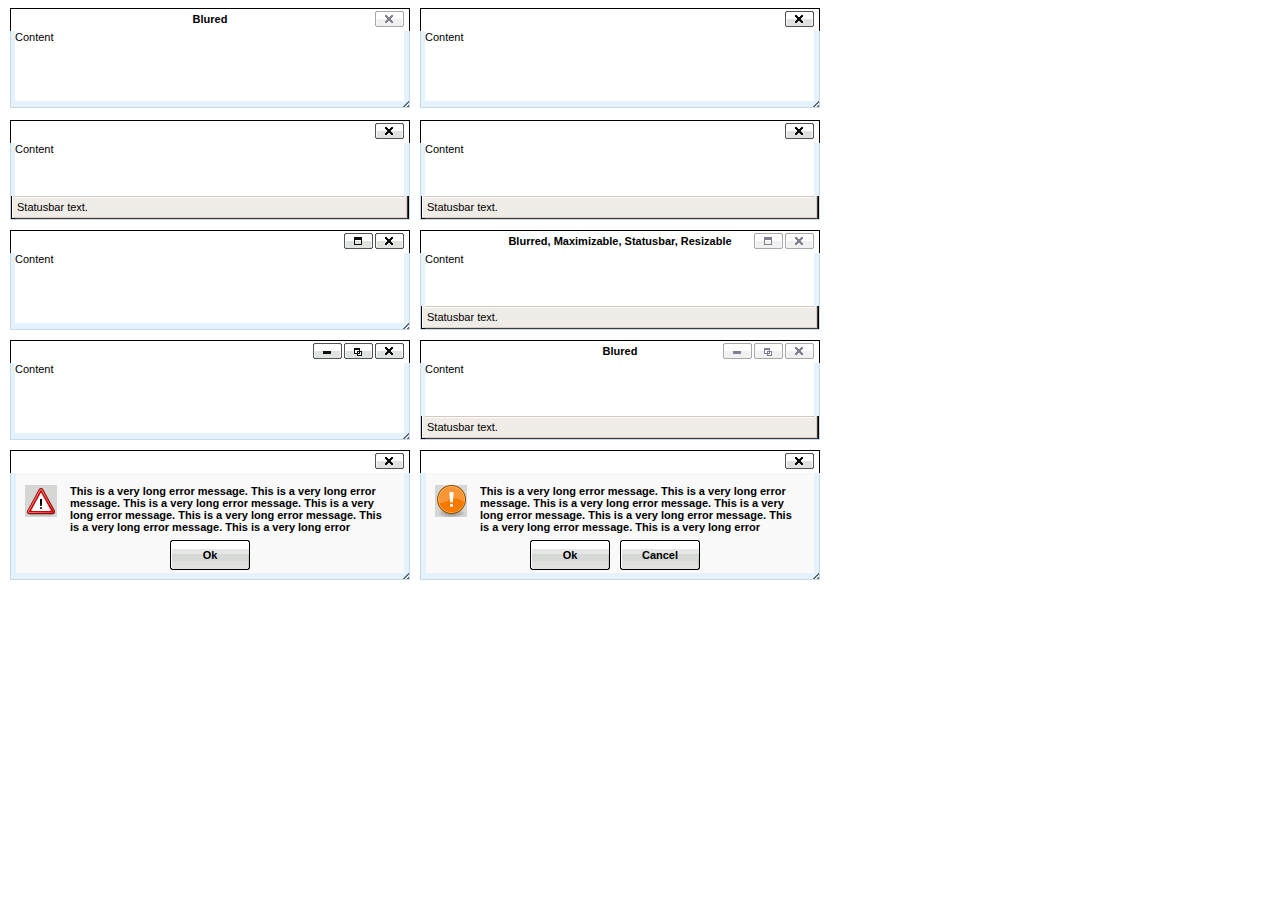
<file: wp-includes/js/tinymce/plugins/inlinepopups/template.htm>
<!-- <!DOCTYPE html PUBLIC "-//W3C//DTD XHTML 1.0 Strict//EN" "http://www.w3.org/TR/xhtml1/DTD/xhtml1-strict.dtd"> -->
<html xmlns="http://www.w3.org/1999/xhtml">
<head>
<title>Template for dialogs</title>
<link rel="stylesheet" type="text/css" href="skins/clearlooks2/window.css?ver=345-20110908" />
</head>
<body>

<div class="mceEditor">
	<div class="clearlooks2" style="width:400px; height:100px; left:10px;">
		<div class="mceWrapper">
			<div class="mceTop">
				<div class="mceLeft"></div>
				<div class="mceCenter"></div>
				<div class="mceRight"></div>
				<span>Blured</span>
			</div>

			<div class="mceMiddle">
				<div class="mceLeft"></div>
				<span>Content</span>
				<div class="mceRight"></div>
			</div>

			<div class="mceBottom">
				<div class="mceLeft"></div>
				<div class="mceCenter"></div>
				<div class="mceRight"></div>
				<span>Statusbar text.</span>
			</div>

			<a class="mceMove" href="#"></a>
			<a class="mceMin" href="#"></a>
			<a class="mceMax" href="#"></a>
			<a class="mceMed" href="#"></a>
			<a class="mceClose" href="#"></a>
			<a class="mceResize mceResizeN" href="#"></a>
			<a class="mceResize mceResizeS" href="#"></a>
			<a class="mceResize mceResizeW" href="#"></a>
			<a class="mceResize mceResizeE" href="#"></a>
			<a class="mceResize mceResizeNW" href="#"></a>
			<a class="mceResize mceResizeNE" href="#"></a>
			<a class="mceResize mceResizeSW" href="#"></a>
			<a class="mceResize mceResizeSE" href="#"></a>
		</div>
	</div>

	<div class="clearlooks2" style="width:400px; height:100px; left:420px;">
		<div class="mceWrapper mceMovable mceFocus">
			<div class="mceTop">
				<div class="mceLeft"></div>
				<div class="mceCenter"></div>
				<div class="mceRight"></div>
				<span>Focused</span>
			</div>

			<div class="mceMiddle">
				<div class="mceLeft"></div>
				<span>Content</span>
				<div class="mceRight"></div>
			</div>

			<div class="mceBottom">
				<div class="mceLeft"></div>
				<div class="mceCenter"></div>
				<div class="mceRight"></div>
				<span>Statusbar text.</span>
			</div>

			<a class="mceMove" href="#"></a>
			<a class="mceMin" href="#"></a>
			<a class="mceMax" href="#"></a>
			<a class="mceMed" href="#"></a>
			<a class="mceClose" href="#"></a>
			<a class="mceResize mceResizeN" href="#"></a>
			<a class="mceResize mceResizeS" href="#"></a>
			<a class="mceResize mceResizeW" href="#"></a>
			<a class="mceResize mceResizeE" href="#"></a>
			<a class="mceResize mceResizeNW" href="#"></a>
			<a class="mceResize mceResizeNE" href="#"></a>
			<a class="mceResize mceResizeSW" href="#"></a>
			<a class="mceResize mceResizeSE" href="#"></a>
		</div>
	</div>

	<div class="clearlooks2" style="width:400px; height:100px; left:10px; top:120px;">
		<div class="mceWrapper mceMovable mceFocus mceStatusbar">
			<div class="mceTop">
				<div class="mceLeft"></div>
				<div class="mceCenter"></div>
				<div class="mceRight"></div>
				<span>Statusbar</span>
			</div>

			<div class="mceMiddle">
				<div class="mceLeft"></div>
				<span>Content</span>
				<div class="mceRight"></div>
			</div>

			<div class="mceBottom">
				<div class="mceLeft"></div>
				<div class="mceCenter"></div>
				<div class="mceRight"></div>
				<span>Statusbar text.</span>
			</div>

			<a class="mceMove" href="#"></a>
			<a class="mceMin" href="#"></a>
			<a class="mceMax" href="#"></a>
			<a class="mceMed" href="#"></a>
			<a class="mceClose" href="#"></a>
			<a class="mceResize mceResizeN" href="#"></a>
			<a class="mceResize mceResizeS" href="#"></a>
			<a class="mceResize mceResizeW" href="#"></a>
			<a class="mceResize mceResizeE" href="#"></a>
			<a class="mceResize mceResizeNW" href="#"></a>
			<a class="mceResize mceResizeNE" href="#"></a>
			<a class="mceResize mceResizeSW" href="#"></a>
			<a class="mceResize mceResizeSE" href="#"></a>
		</div>
	</div>

	<div class="clearlooks2" style="width:400px; height:100px; left:420px; top:120px;">
		<div class="mceWrapper mceMovable mceFocus mceStatusbar mceResizable">
			<div class="mceTop">
				<div class="mceLeft"></div>
				<div class="mceCenter"></div>
				<div class="mceRight"></div>
				<span>Statusbar, Resizable</span>
			</div>

			<div class="mceMiddle">
				<div class="mceLeft"></div>
				<span>Content</span>
				<div class="mceRight"></div>
			</div>

			<div class="mceBottom">
				<div class="mceLeft"></div>
				<div class="mceCenter"></div>
				<div class="mceRight"></div>
				<span>Statusbar text.</span>
			</div>

			<a class="mceMove" href="#"></a>
			<a class="mceMin" href="#"></a>
			<a class="mceMax" href="#"></a>
			<a class="mceMed" href="#"></a>
			<a class="mceClose" href="#"></a>
			<a class="mceResize mceResizeN" href="#"></a>
			<a class="mceResize mceResizeS" href="#"></a>
			<a class="mceResize mceResizeW" href="#"></a>
			<a class="mceResize mceResizeE" href="#"></a>
			<a class="mceResize mceResizeNW" href="#"></a>
			<a class="mceResize mceResizeNE" href="#"></a>
			<a class="mceResize mceResizeSW" href="#"></a>
			<a class="mceResize mceResizeSE" href="#"></a>
		</div>
	</div>

	<div class="clearlooks2" style="width:400px; height:100px; left:10px; top:230px;">
		<div class="mceWrapper mceMovable mceFocus mceResizable mceMaximizable">
			<div class="mceTop">
				<div class="mceLeft"></div>
				<div class="mceCenter"></div>
				<div class="mceRight"></div>
				<span>Resizable, Maximizable</span>
			</div>

			<div class="mceMiddle">
				<div class="mceLeft"></div>
				<span>Content</span>
				<div class="mceRight"></div>
			</div>

			<div class="mceBottom">
				<div class="mceLeft"></div>
				<div class="mceCenter"></div>
				<div class="mceRight"></div>
				<span>Statusbar text.</span>
			</div>

			<a class="mceMove" href="#"></a>
			<a class="mceMin" href="#"></a>
			<a class="mceMax" href="#"></a>
			<a class="mceMed" href="#"></a>
			<a class="mceClose" href="#"></a>
			<a class="mceResize mceResizeN" href="#"></a>
			<a class="mceResize mceResizeS" href="#"></a>
			<a class="mceResize mceResizeW" href="#"></a>
			<a class="mceResize mceResizeE" href="#"></a>
			<a class="mceResize mceResizeNW" href="#"></a>
			<a class="mceResize mceResizeNE" href="#"></a>
			<a class="mceResize mceResizeSW" href="#"></a>
			<a class="mceResize mceResizeSE" href="#"></a>
		</div>
	</div>

	<div class="clearlooks2" style="width:400px; height:100px; left:420px; top:230px;">
		<div class="mceWrapper mceMovable mceStatusbar mceResizable mceMaximizable">
			<div class="mceTop">
				<div class="mceLeft"></div>
				<div class="mceCenter"></div>
				<div class="mceRight"></div>
				<span>Blurred, Maximizable, Statusbar, Resizable</span>
			</div>

			<div class="mceMiddle">
				<div class="mceLeft"></div>
				<span>Content</span>
				<div class="mceRight"></div>
			</div>

			<div class="mceBottom">
				<div class="mceLeft"></div>
				<div class="mceCenter"></div>
				<div class="mceRight"></div>
				<span>Statusbar text.</span>
			</div>

			<a class="mceMove" href="#"></a>
			<a class="mceMin" href="#"></a>
			<a class="mceMax" href="#"></a>
			<a class="mceMed" href="#"></a>
			<a class="mceClose" href="#"></a>
			<a class="mceResize mceResizeN" href="#"></a>
			<a class="mceResize mceResizeS" href="#"></a>
			<a class="mceResize mceResizeW" href="#"></a>
			<a class="mceResize mceResizeE" href="#"></a>
			<a class="mceResize mceResizeNW" href="#"></a>
			<a class="mceResize mceResizeNE" href="#"></a>
			<a class="mceResize mceResizeSW" href="#"></a>
			<a class="mceResize mceResizeSE" href="#"></a>
		</div>
	</div>

	<div class="clearlooks2" style="width:400px; height:100px; left:10px; top:340px;">
		<div class="mceWrapper mceMovable mceFocus mceResizable mceMaximized mceMinimizable mceMaximizable">
			<div class="mceTop">
				<div class="mceLeft"></div>
				<div class="mceCenter"></div>
				<div class="mceRight"></div>
				<span>Maximized, Maximizable, Minimizable</span>
			</div>

			<div class="mceMiddle">
				<div class="mceLeft"></div>
				<span>Content</span>
				<div class="mceRight"></div>
			</div>

			<div class="mceBottom">
				<div class="mceLeft"></div>
				<div class="mceCenter"></div>
				<div class="mceRight"></div>
				<span>Statusbar text.</span>
			</div>

			<a class="mceMove" href="#"></a>
			<a class="mceMin" href="#"></a>
			<a class="mceMax" href="#"></a>
			<a class="mceMed" href="#"></a>
			<a class="mceClose" href="#"></a>
			<a class="mceResize mceResizeN" href="#"></a>
			<a class="mceResize mceResizeS" href="#"></a>
			<a class="mceResize mceResizeW" href="#"></a>
			<a class="mceResize mceResizeE" href="#"></a>
			<a class="mceResize mceResizeNW" href="#"></a>
			<a class="mceResize mceResizeNE" href="#"></a>
			<a class="mceResize mceResizeSW" href="#"></a>
			<a class="mceResize mceResizeSE" href="#"></a>
		</div>
	</div>

	<div class="clearlooks2" style="width:400px; height:100px; left:420px; top:340px;">
		<div class="mceWrapper mceMovable mceStatusbar mceResizable mceMaximized mceMinimizable mceMaximizable">
			<div class="mceTop">
				<div class="mceLeft"></div>
				<div class="mceCenter"></div>
				<div class="mceRight"></div>
				<span>Blured</span>
			</div>

			<div class="mceMiddle">
				<div class="mceLeft"></div>
				<span>Content</span>
				<div class="mceRight"></div>
			</div>

			<div class="mceBottom">
				<div class="mceLeft"></div>
				<div class="mceCenter"></div>
				<div class="mceRight"></div>
				<span>Statusbar text.</span>
			</div>

			<a class="mceMove" href="#"></a>
			<a class="mceMin" href="#"></a>
			<a class="mceMax" href="#"></a>
			<a class="mceMed" href="#"></a>
			<a class="mceClose" href="#"></a>
			<a class="mceResize mceResizeN" href="#"></a>
			<a class="mceResize mceResizeS" href="#"></a>
			<a class="mceResize mceResizeW" href="#"></a>
			<a class="mceResize mceResizeE" href="#"></a>
			<a class="mceResize mceResizeNW" href="#"></a>
			<a class="mceResize mceResizeNE" href="#"></a>
			<a class="mceResize mceResizeSW" href="#"></a>
			<a class="mceResize mceResizeSE" href="#"></a>
		</div>
	</div>

	<div class="clearlooks2" style="width:400px; height:130px; left:10px; top:450px;">
		<div class="mceWrapper mceMovable mceFocus mceModal mceAlert">
			<div class="mceTop">
				<div class="mceLeft"></div>
				<div class="mceCenter"></div>
				<div class="mceRight"></div>
				<span>Alert</span>
			</div>

			<div class="mceMiddle">
				<div class="mceLeft"></div>
				<span>
					This is a very long error message. This is a very long error message.
					This is a very long error message. This is a very long error message.
					This is a very long error message. This is a very long error message.
					This is a very long error message. This is a very long error message.
					This is a very long error message. This is a very long error message.
					This is a very long error message. This is a very long error message.
				</span>
				<div class="mceRight"></div>
				<div class="mceIcon"></div>
			</div>

			<div class="mceBottom">
				<div class="mceLeft"></div>
				<div class="mceCenter"></div>
				<div class="mceRight"></div>
			</div>

			<a class="mceMove" href="#"></a>
			<a class="mceButton mceOk" href="#">Ok</a>
			<a class="mceClose" href="#"></a>
		</div>
	</div>

	<div class="clearlooks2" style="width:400px; height:130px; left:420px; top:450px;">
		<div class="mceWrapper mceMovable mceFocus mceModal mceConfirm">
			<div class="mceTop">
				<div class="mceLeft"></div>
				<div class="mceCenter"></div>
				<div class="mceRight"></div>
				<span>Confirm</span>
			</div>

			<div class="mceMiddle">
				<div class="mceLeft"></div>
				<span>
					This is a very long error message. This is a very long error message.
					This is a very long error message. This is a very long error message.
					This is a very long error message. This is a very long error message.
					This is a very long error message. This is a very long error message.
					This is a very long error message. This is a very long error message.
					This is a very long error message. This is a very long error message.
					</span>
				<div class="mceRight"></div>
				<div class="mceIcon"></div>
			</div>

			<div class="mceBottom">
				<div class="mceLeft"></div>
				<div class="mceCenter"></div>
				<div class="mceRight"></div>
			</div>

			<a class="mceMove" href="#"></a>
			<a class="mceButton mceOk" href="#">Ok</a>
			<a class="mceButton mceCancel" href="#">Cancel</a>
			<a class="mceClose" href="#"></a>
		</div>
	</div>
</div>

</body>
</html>
</file>
<file: wp-admin/css/install.css>
html{background:#f9f9f9;}body{background:#fff;color:#333;font-family:sans-serif;margin:2em auto;padding:1em 2em;-webkit-border-radius:3px;border-radius:3px;border:1px solid #dfdfdf;max-width:700px;}a{color:#21759B;text-decoration:none;}a:hover{color:#D54E21;}h1{border-bottom:1px solid #dadada;clear:both;color:#666;font:24px Georgia,"Times New Roman",Times,serif;margin:30px 0 0 0;padding:0;padding-bottom:7px;}h2{font-size:16px;}p,li,dd,dt{padding-bottom:2px;font-size:14px;line-height:1.5;}code,.code{font-size:14px;}ul,ol,dl{padding:5px 5px 5px 22px;}a img{border:0;}abbr{border:0;font-variant:normal;}#logo{margin:6px 0 14px 0;border-bottom:none;text-align:center;}.step{margin:20px 0 15px;}.step,th{text-align:left;padding:0;}.submit input,.button,.button-secondary{font-family:sans-serif;text-decoration:none;font-size:14px!important;line-height:16px;padding:6px 12px;cursor:pointer;border:1px solid #bbb;color:#464646;-webkit-border-radius:15px;border-radius:15px;-moz-box-sizing:content-box;-webkit-box-sizing:content-box;box-sizing:content-box;}.button:hover,.button-secondary:hover,.submit input:hover{color:#000;border-color:#666;}.button,.submit input,.button-secondary{background:#f2f2f2 url(../images/white-grad.png) repeat-x scroll left top;}.button:active,.submit input:active,.button-secondary:active{background:#eee url(../images/white-grad-active.png) repeat-x scroll left top;}textarea{border:1px solid #dfdfdf;-webkit-border-radius:3px;border-radius:3px;font-family:sans-serif;width:695px;}.form-table{border-collapse:collapse;margin-top:1em;width:100%;}.form-table td{margin-bottom:9px;padding:10px 20px 10px 0;border-bottom:8px solid #fff;font-size:14px;vertical-align:top;}.form-table th{font-size:14px;text-align:left;padding:16px 20px 10px 0;border-bottom:8px solid #fff;width:140px;vertical-align:top;}.form-table code{line-height:18px;font-size:14px;}.form-table p{margin:4px 0 0 0;font-size:11px;}.form-table input{line-height:20px;font-size:15px;padding:2px;border:1px #DFDFDF solid;-webkit-border-radius:3px;border-radius:3px;font-family:sans-serif;}.form-table input[type=text],.form-table input[type=password]{width:206px;}.form-table th p{font-weight:normal;}.form-table.install-success td{vertical-align:middle;padding:16px 20px 10px 0;}.form-table.install-success td p{margin:0;font-size:14px;}.form-table.install-success td code{margin:0;font-size:18px;}#error-page{margin-top:50px;}#error-page p{font-size:14px;line-height:18px;margin:25px 0 20px;}#error-page code,.code{font-family:Consolas,Monaco,monospace;}#pass-strength-result{background-color:#eee;border-color:#ddd!important;border-style:solid;border-width:1px;margin:5px 5px 5px 0;padding:5px;text-align:center;width:200px;display:none;}#pass-strength-result.bad{background-color:#ffb78c;border-color:#ff853c!important;}#pass-strength-result.good{background-color:#ffec8b;border-color:#fc0!important;}#pass-strength-result.short{background-color:#ffa0a0;border-color:#f04040!important;}#pass-strength-result.strong{background-color:#c3ff88;border-color:#8dff1c!important;}.message{border:1px solid #e6db55;padding:.3em .6em;margin:5px 0 15px;background-color:#ffffe0;}body.rtl{font-family:Tahoma,arial;}.rtl h1{font-family:arial;margin:5px -4px 0 0;}.rtl ul,.rtl ol{padding:5px 22px 5px 5px;}.rtl .step,.rtl th,.rtl .form-table th{text-align:right;}.rtl .submit input,.rtl .button,.rtl .button-secondary{margin-right:0;}.rtl #user_login,.rtl #admin_email,.rtl #pass1,.rtl #pass2{direction:ltr;}
</file>
<file: site-build/style.css>
/*	A fresh plate of CSS by Niket Desai
	cooked up for BPEDME & your viewing
	displeasure.
	
	Q: Do you use overflow:hidden; to 
	handle your clear fixing?
*/


/* DOCUMENT RESET */
html, body, div, span, applet, object, iframe, blockquote, pre,
a, abbr, acronym, address, big, cite, code,
del, dfn, em, font, img, ins, kbd, q, s, samp,
small, strike, strong, sub, sup, tt, var,
dl, dt, dd, fieldset, form, label, legend,
table, caption, tbody, tfoot, thead, tr, th, td {
	margin: 0;
	padding: 0;
	border: 0;
	outline: 0;
	font-weight: inherit;
	font-style: inherit;
	font-size: 100%;
	font-family: inherit;
	vertical-align: baseline;
}
/* remember to define focus styles! */
:focus {
	outline: 0;
}
body {
	line-height: 1;
	color: black;
	background: white;
}
ol, ul {
	list-style: none;
}
/* tables still need 'cellspacing="0"' in the markup */
table {
	border-collapse: separate;
	border-spacing: 0;
}
caption, th, td {
	text-align: left;
	font-weight: normal;
}
blockquote:before, blockquote:after,
q:before, q:after {
	content: "";
}
blockquote, q {
	quotes: "" "";
}

/* END RESET */









/* @group BODY/TEXT */
body {
	font-family: 'Montserrat', Helvetica, Sans-serif;
	margin: 0;
	padding: 0;
}

h1, h2, h3, h4, h5, h6 {
	font-family: 'Montserrat', Helvetica, Sans-serif;
	font-weight: normal;
}

h1 {
	font-size: 24px;
}

h2 {
	font-size: 20px;
}

h3 {
	font-size: 16px;
}

h4 {
	font-size: 12px;
}

p {
	font-family: "Helvetica Neue", Helvetica, sans-serif;
}

.wrapper {
	padding: 0;
}

/* Fix for a weird wrapper scenario */
.wrapper-force {
	height: 400px;
}
.container {
	width: 1200px;
	margin:0 auto;
	padding: 0;
	overflow: hidden;
}
/* @end */

/* @group GLOBAL */
nav a, .buckets a {
	text-decoration: none;
}

.float-left {
	float: left;
	margin: 0px;
}

.blue {
	color: #044689;
}

.yellow {
	color: #ffc80d;
}

.grey {
	color: #949494;
}

.b-blue {
	background-color: #044689;
}

.b-yellow {
	background-color: #ffc80d;
}

.b-grey {
	background-color: #949494;
}

.divider {
	width: 100%;
	height: 1px;
	background-color: #b1b1b2;
	padding: 0;
}

/* @end */



/* @group BUTTONS */
.button {
	-moz-border-radius: 30px;
	-webkit-border-radius: 30px;
	-o-border-radius: 30px;
	border-radius: 30px;
	height: 30px;
	line-height: 30px;
	margin-left: -30px;
}

.cta {
	color: white;
	text-align:center;
}
/* @end */



/* @group HEADER */

header {
	height: 100px;
}

#logomast {
	margin-left: 130px;
}

nav.header ul {
	float: right;
	margin: 30px 50px 0 0;
	width: 485px;;
}

nav.header ul li {
	float: left;
	margin-left: 40px;
	font-size: 14px;
	
	-webkit-transition: all 0.3s ease-in-out 0s;
	-moz-transition: all 0.3s ease-in-out 0s;
	transition: all 0.3s ease-in-out 0s;
}

nav.header ul li:hover, .cta:hover {
	border-bottom: 2px solid #044689;
}

nav.header ul li a {
	color: #044689;
}


.not-here {
	color: #e4e4e4;
	opacity: 1;
}



/* @end */

/* @group MAIN CONTENT */
#main-content {
	width: 100%;
	height: 400px;
	background-image: url('images/BPEDME_windowgraphic_e0e0e0_v2.jpg');
	background-repeat: no-repeat;	
}

section #events, #carousel {
	height: inherit;
}

#carousel {
	float: right;
	margin: 18px 120px 0 0
}
/* 	No idea why, but the container div is expanding
	to handle padding from a child element. */
.force-four {
	height: 400px;
}

/* @end */

/* @group SECOND CONTENT */
#secondary-content {
	padding: 40px 120px;
	overflow: hidden;
}

.buckets {
	width: 280px;
	float: left;
	padding: 0 20px;
}

.buckets h2 {
	text-align: center;
}

.buckets-pic {
	width: 280px;
	height: 150px;
}

.buckets-text {
	width: 100%;
}

.buckets p {
	font-size: 12px;
	color: #777878;
	line-height: 20px;
}

.buckets-cta {
	float: right;
}

/* @end */

/* @group ABOUT CONTENT */

#about-content {
	padding: 40px 120px;
	overflow: hidden;
}

nav.about {
	overflow: hidden;
	width: 455px;
	height: 50px;
	margin: 0 auto;
	padding: 0;
}

nav.about ul li {
	float: left;
	margin-left: 40px;
	color: #044689;
	font-size: 14px;
	
	-webkit-transition: all 0.3s ease-in-out 0s;
	-moz-transition: all 0.3s ease-in-out 0s;
	transition: all 0.3s ease-in-out 0s;
}

nav.about ul li:hover {
	border-bottom: 2px solid #044689;
}

nav.about ul li a {
	color: #044689;
}

h1.about-header {
	color: #044689;
	padding-top: 20px;
}

#mission-content p {
	font-size: 14px;
	color: #777878;
	line-height: 26px;
}

.person {
	overflow: hidden;
	margin: auto;
	padding-bottom: 20px;
	
}

.person-pic {
	width: 150px;
	height: 150px;
	background-color: black;
	background-image: ;
	float: left;
}

.person-prof {
	width: 790px;
	float: left;
	padding: 0 0 0 20px;
}

.person-prof h3 {
	margin-top: 5px;
	color: #4b4b4b;
}

.person-bio {
	
}

p.person-bio {
	font-size: 14px;
	color: #777878;
	line-height: 25px;
}
/* @end */



#research-content {
	width: 960px;
	margin: 0 auto;
	padding: 20px 0;
}

#research-content h2 {
	color: #044689 ;
}

#research-content h3 {
	margin-top: 5px;
	color: #4b4b4b;
	line-height: 28px;
	font-style: italic;
}

#research-content p, #research-content ol, #research-content ul {
	font-size: 14px;
	color: #777878;
	line-height: 26px;
}




/* @group FOOTER */

#share {
	overflow: hidden;
	padding: 40px 0;
}
#share-text {
	width: 300px;
	padding: 0px 20px;
}
#share-text h3 {
	color: #767676;
	line-height: 25px;
}

#share-box {
	margin-left: 175px;
}

#footer-divider {
	width: 960px;
	height: 1px;
	margin: 30px auto;
	background-color: #d5d5d5;
}

nav.footer {
	overflow: hidden;
}
nav.footer ul {
	float: left;
	margin: 30px 0px 30px 85px;
}

nav.footer ul li {
	color: #767676;
	font-family: "Helvetica Neue", Helvetica, sans-serif;
	font-size: 11px;
	float: left;
	margin-left: 20px;
}

#footer-text {
	margin-left: 285px;
}

/* @end */
</file>
<file: wp-includes/js/tinymce/plugins/inlinepopups/skins/clearlooks2/window.css>
/* Clearlooks 2 */

/* Reset */
.clearlooks2, .clearlooks2 div, .clearlooks2 span, .clearlooks2 a {vertical-align:baseline; text-align:left; position:absolute; border:0; padding:0; margin:0; background:transparent; font-family:Arial,Verdana; font-size:11px; color:#000; text-decoration:none; font-weight:normal; width:auto; height:auto; overflow:hidden; display:block}

/* General */
.clearlooks2 {position:absolute; direction:ltr}
.clearlooks2 .mceWrapper {position:static}
.mceEventBlocker {position:fixed; left:0; top:0; background:url(img/horizontal.gif) no-repeat 0 -75px; width:100%; height:100%}
.clearlooks2 .mcePlaceHolder {border:1px solid #000; background:#888; top:0; left:0; opacity:0.5; -ms-filter:'alpha(opacity=50)'; filter:alpha(opacity=50)}
.clearlooks2_modalBlocker {position:fixed; left:0; top:0; width:100%; height:100%; background:#FFF; opacity:0.6; -ms-filter:'alpha(opacity=60)'; filter:alpha(opacity=60); display:none}

/* Top */
.clearlooks2 .mceTop, 
.clearlooks2 .mceTop div {
	top:0; 
	width:100%; 
	height:23px
}
.clearlooks2 .mceTop .mceLeft {
	width:55%; 
	background-image: none;
	border-style: solid none none solid;
	border-width: 1px;
}
.clearlooks2 .mceTop .mceCenter {
}
.clearlooks2 .mceTop .mceRight {
	right:0; 
	width:55%; 
	height:23px; 
	background-image: none;
	border-style: solid solid none none;
	border-width: 1px;
}
.clearlooks2 .mceTop span {
	width:100%;
	font: 12px/20px bold "Lucida Grande","Lucida Sans Unicode",Tahoma,Verdana,sans-serif;
	text-align:center; 
	vertical-align:middle; 
	line-height:23px; 
	font-weight:bold;
}
.clearlooks2 .mceFocus .mceTop .mceLeft {
	background-image: none;
	border-style: solid none none solid;
	border-width: 1px;
}
.clearlooks2 .mceFocus .mceTop .mceCenter {
}
.clearlooks2 .mceFocus .mceTop .mceRight {
	background-image: none;
	border-style: solid solid none none;
	border-width: 1px;
}
.clearlooks2 .mceFocus .mceTop span {
color:#FFF
}

/* Middle */
.clearlooks2 .mceMiddle, .clearlooks2 .mceMiddle div {top:0}
.clearlooks2 .mceMiddle {width:100%; height:100%; clip:rect(23px auto auto auto)}
.clearlooks2 .mceMiddle .mceLeft {left:0; width:5px; height:100%; background:#E4F2FD;border-left:1px solid #c6d9e9}
.clearlooks2 .mceMiddle span {top:23px; left:5px; width:100%; height:100%; background:#FFF}
.clearlooks2 .mceMiddle .mceRight {right:0; width:5px; height:100%; background:#E4F2FD;border-right:1px solid #c6d9e9}

/* Bottom */
.clearlooks2 .mceBottom, .clearlooks2 .mceBottom div {height:6px}
.clearlooks2 .mceBottom {left:0; bottom:0; width:100%;background:#E4F2FD;border-bottom:1px solid #c6d9e9}
.clearlooks2 .mceBottom div {top:0}
.clearlooks2 .mceBottom .mceLeft {left:0; width:5px; background:#E4F2FD  ;border-left:1px solid #c6d9e9}
.clearlooks2 .mceBottom .mceCenter {left:5px; width:100%}
.clearlooks2 .mceBottom .mceRight {right:0; width:6px; background:#E4F2FD url(img/drag.gif) no-repeat;border-right:1px solid #c6d9e9}
.clearlooks2 .mceBottom span {display:none}
.clearlooks2 .mceStatusbar .mceBottom, .clearlooks2 .mceStatusbar .mceBottom div {height:23px}
.clearlooks2 .mceStatusbar .mceBottom .mceLeft {background:url(img/corners.gif) -29px 0}
.clearlooks2 .mceStatusbar .mceBottom .mceCenter {background:url(img/horizontal.gif) 0 -52px}
.clearlooks2 .mceStatusbar .mceBottom .mceRight {background:url(img/corners.gif) -24px 0}
.clearlooks2 .mceStatusbar .mceBottom span {display:block; left:7px; font-family:Arial, Verdana; font-size:11px; line-height:23px}

/* Actions */
.clearlooks2 a {width:29px; height:16px; top:3px;}
.clearlooks2 .mceClose {right:6px; background:url(img/buttons.gif) -87px 0}
.clearlooks2 .mceMin {display:none; right:68px; background:url(img/buttons.gif) 0 0}
.clearlooks2 .mceMed {display:none; right:37px; background:url(img/buttons.gif) -29px 0}
.clearlooks2 .mceMax {display:none; right:37px; background:url(img/buttons.gif) -58px 0}
.clearlooks2 .mceMove {display:none;width:100%;cursor:move;background:url(img/corners.gif) no-repeat -100px -100px}
.clearlooks2 .mceMovable .mceMove {display:block}
.clearlooks2 .mceFocus .mceClose {right:6px; background:url(img/buttons.gif) -87px -16px}
.clearlooks2 .mceFocus .mceMin {right:68px; background:url(img/buttons.gif) 0 -16px}
.clearlooks2 .mceFocus .mceMed {right:37px; background:url(img/buttons.gif) -29px -16px}
.clearlooks2 .mceFocus .mceMax {right:37px; background:url(img/buttons.gif) -58px -16px}
.clearlooks2 .mceFocus .mceClose:hover {right:6px; background:url(img/buttons.gif) -87px -32px}
.clearlooks2 .mceFocus .mceClose:hover {right:6px; background:url(img/buttons.gif) -87px -32px}
.clearlooks2 .mceFocus .mceMin:hover {right:68px; background:url(img/buttons.gif) 0 -32px}
.clearlooks2 .mceFocus .mceMed:hover {right:37px; background:url(img/buttons.gif) -29px -32px}
.clearlooks2 .mceFocus .mceMax:hover {right:37px; background:url(img/buttons.gif) -58px -32px}

/* Resize */
.clearlooks2 .mceResize {top:auto; left:auto; display:none; width:5px; height:5px; background:url(img/horizontal.gif) no-repeat 0 -75px}
.clearlooks2 .mceResizable .mceResize {display:block}
.clearlooks2 .mceResizable .mceMin, .clearlooks2 .mceMax {display:none}
.clearlooks2 .mceMinimizable .mceMin {display:block}
.clearlooks2 .mceMaximizable .mceMax {display:block}
.clearlooks2 .mceMaximized .mceMed {display:block}
.clearlooks2 .mceMaximized .mceMax {display:none}
.clearlooks2 a.mceResizeN {top:0; left:0; width:100%; cursor:n-resize}
.clearlooks2 a.mceResizeNW {top:0; left:0; cursor:nw-resize}
.clearlooks2 a.mceResizeNE {top:0; right:0; cursor:ne-resize}
.clearlooks2 a.mceResizeW {top:0; left:0; height:100%; cursor:w-resize;}
.clearlooks2 a.mceResizeE {top:0; right:0; height:100%; cursor:e-resize}
.clearlooks2 a.mceResizeS {bottom:0; left:0; width:100%; cursor:s-resize}
.clearlooks2 a.mceResizeSW {bottom:0; left:0; cursor:sw-resize}
.clearlooks2 a.mceResizeSE {bottom:0; right:0; cursor:se-resize}

/* Alert/Confirm */
.clearlooks2 .mceButton {font-weight:bold; bottom:10px; width:80px; height:30px; background:url(img/button.gif); line-height:30px; vertical-align:middle; text-align:center; outline:0}
.clearlooks2 .mceMiddle .mceIcon {left:15px; top:35px; width:32px; height:32px}
.clearlooks2 .mceAlert .mceMiddle span, .clearlooks2 .mceConfirm .mceMiddle span {background:transparent;left:60px; top:35px; width:320px; height:50px; font-weight:bold; overflow:auto; white-space:normal}
.clearlooks2 a:hover {font-weight:bold;}
.clearlooks2 .mceAlert .mceMiddle, .clearlooks2 .mceConfirm .mceMiddle {background:#F9F9F9}
.clearlooks2 .mceAlert .mceOk {left:50%; top:auto; margin-left: -40px}
.clearlooks2 .mceAlert .mceIcon {background:url(img/alert.gif)}
.clearlooks2 .mceConfirm .mceOk {left:50%; top:auto; margin-left: -90px}
.clearlooks2 .mceConfirm .mceCancel {left:50%; top:auto}
.clearlooks2 .mceConfirm .mceIcon {background:url(img/confirm.gif)}
</file>
